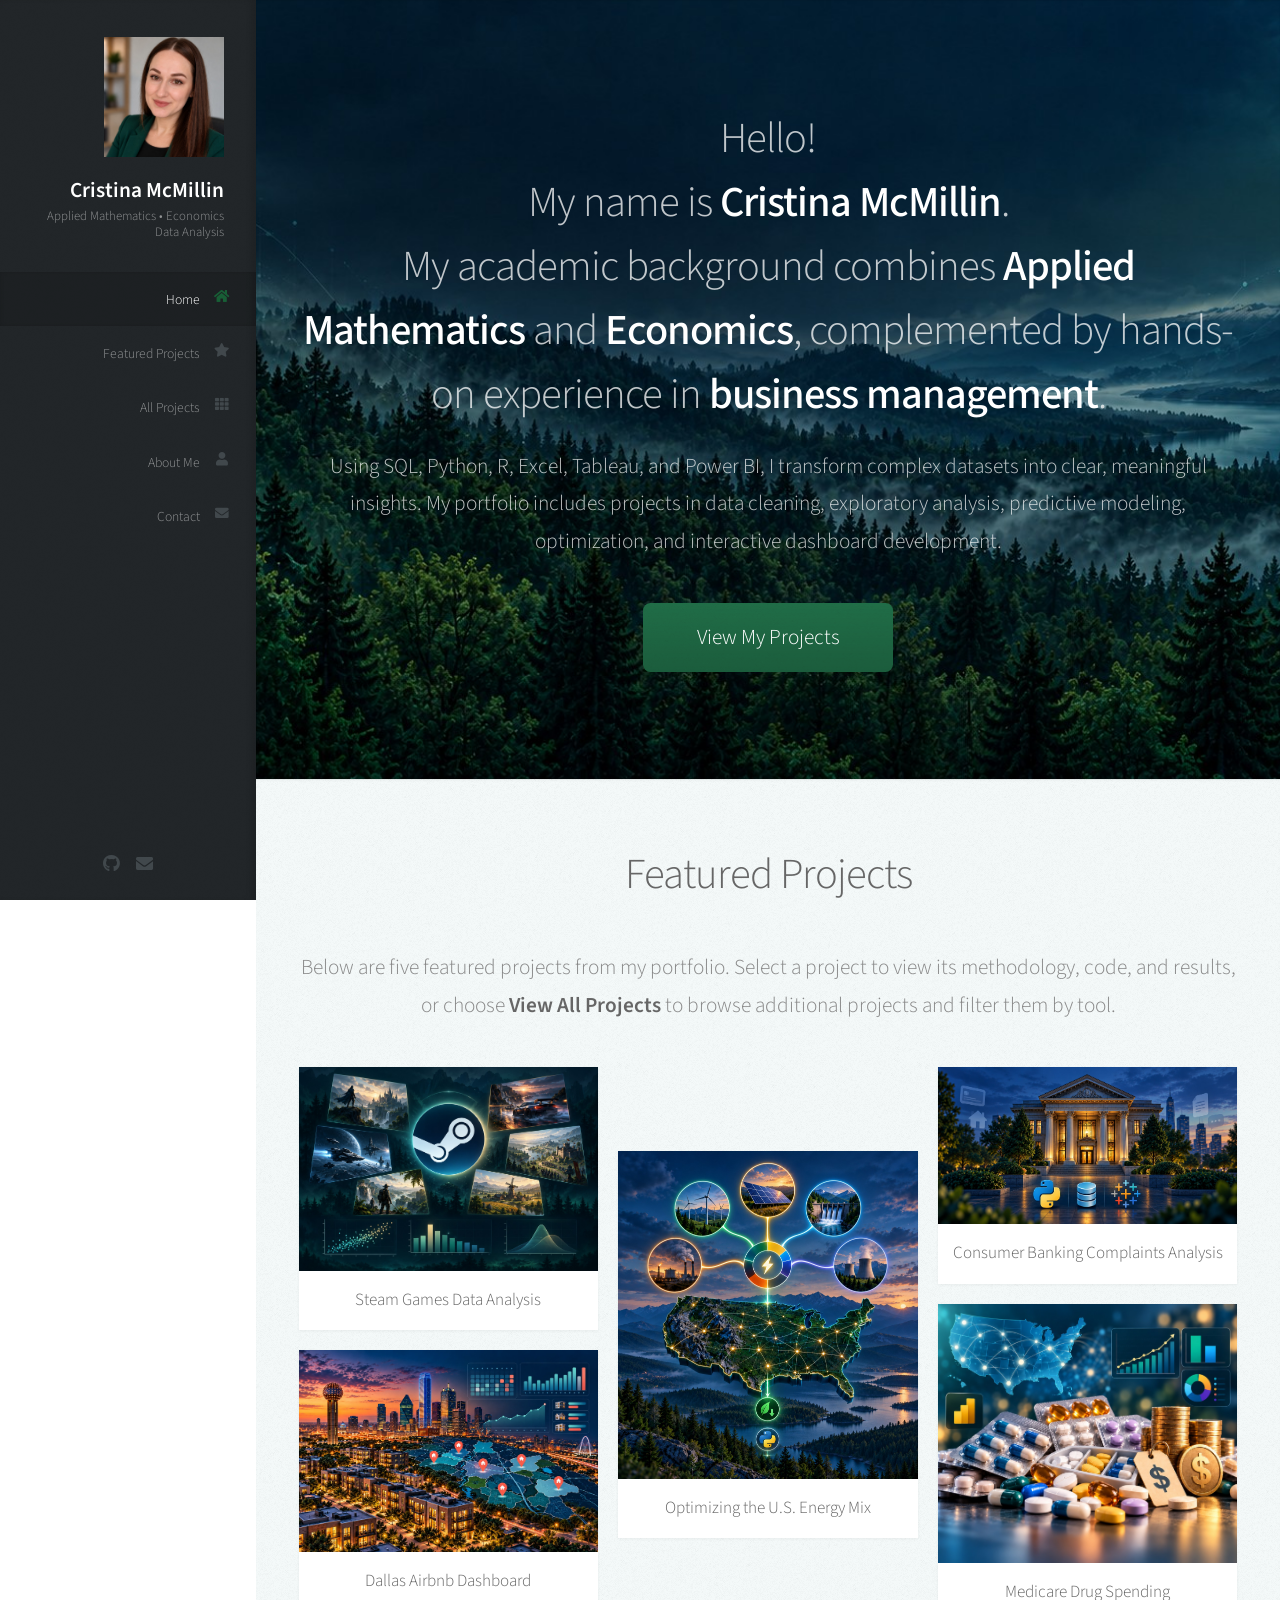
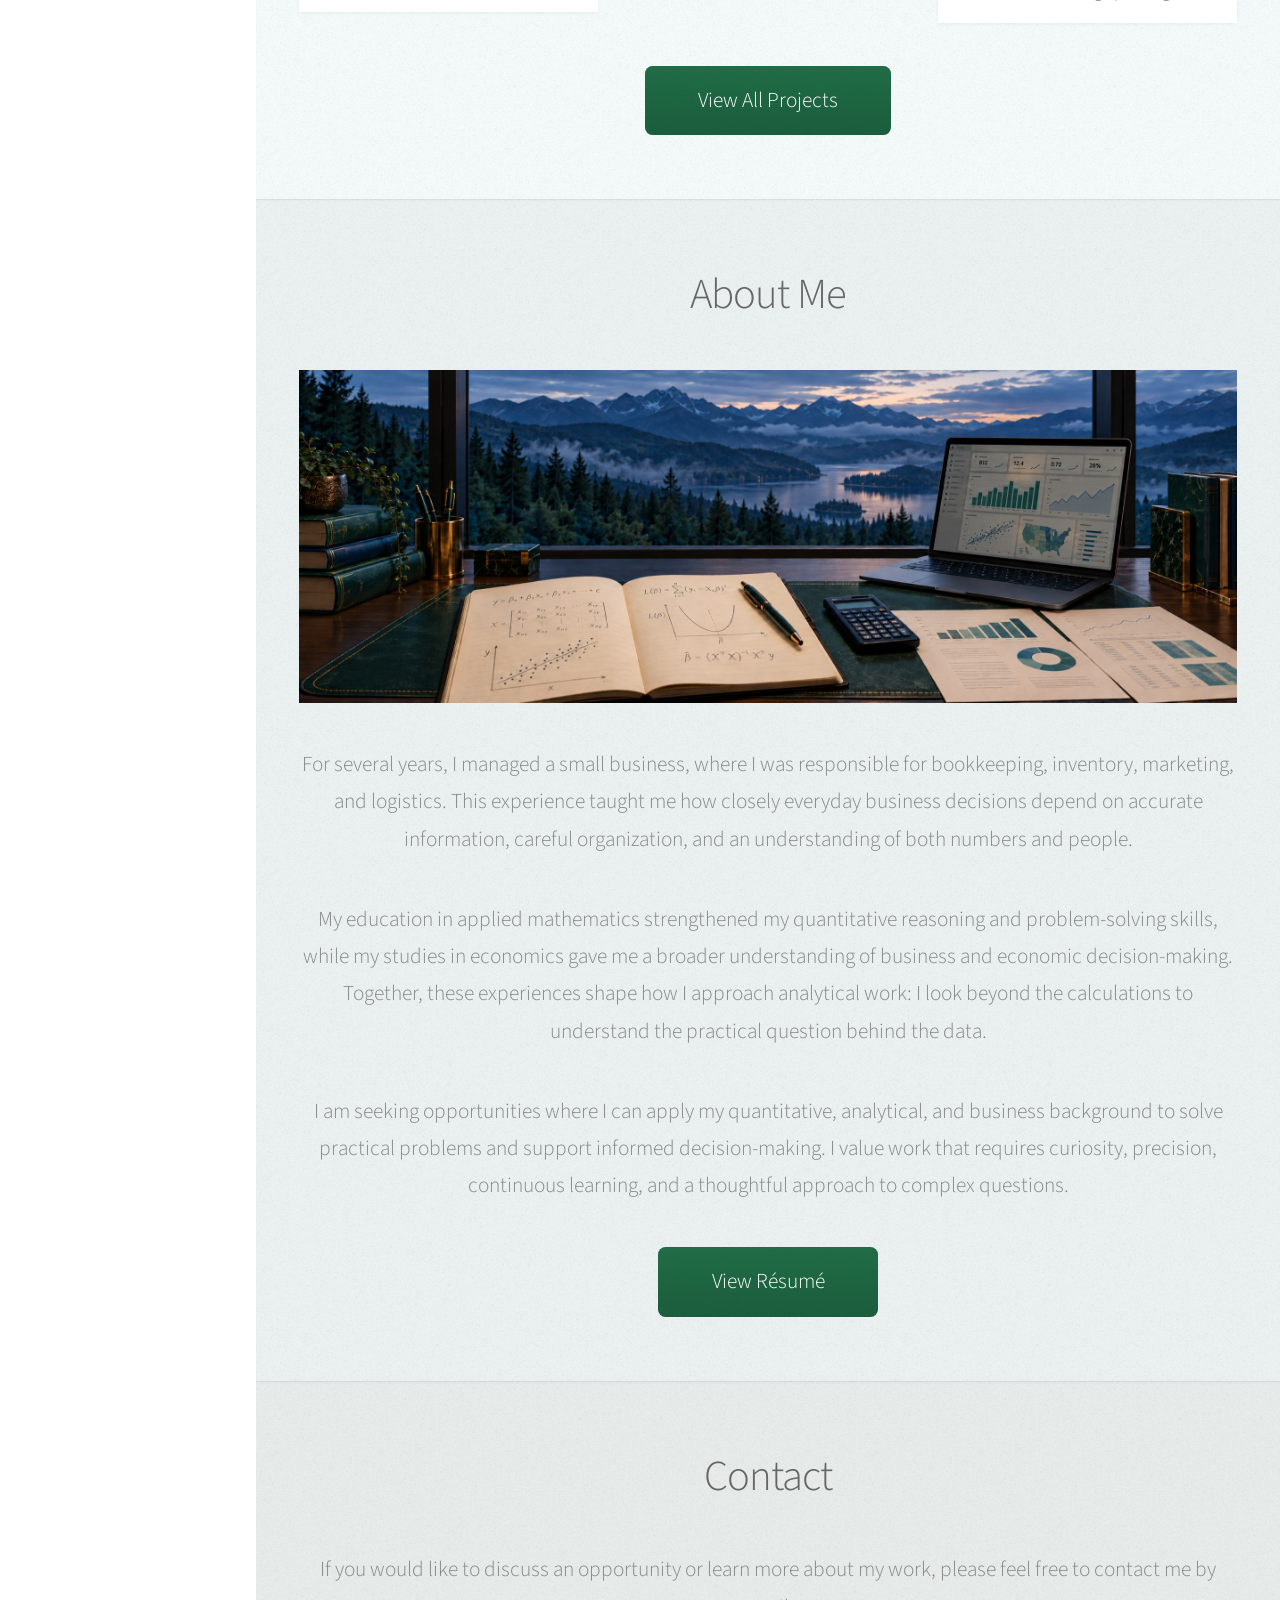
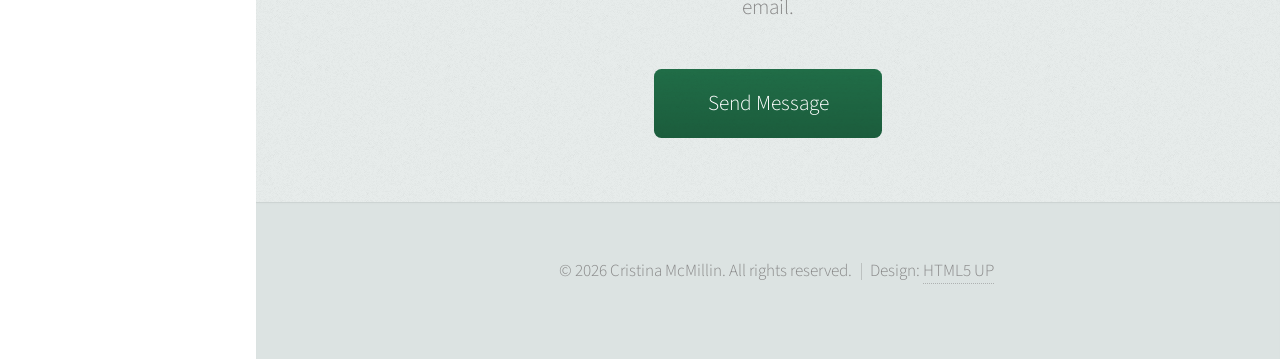
<file: index.html>
<!DOCTYPE HTML>
<!--
	Prologue by HTML5 UP
	html5up.net | @ajlkn
	Free for personal and commercial use under the CCA 3.0 license (html5up.net/license)
-->
<html>
	<head>
		<title>Cristina McMillin</title>
		<meta charset="utf-8" />
		<meta name="viewport" content="width=device-width, initial-scale=1, user-scalable=no" />
		<link rel="stylesheet" href="assets/css/main.css" />
	</head>
	<body class="is-preload">

		<!-- Header -->
			<div id="header">

				<div class="top">

					<!-- Logo -->
						<div id="logo">
							<span class="image avatar-responsive">
    							<img src="images/avatar.jpg" alt="Portrait of Cristina McMillin" />
							</span>
							<h1 id="title">Cristina McMillin</h1>
							<p>
								Applied Mathematics &bull; Economics<br />
								Data Analysis
							</p>
						</div>

					<!-- Navigation -->
						<nav id="nav" aria-label="Primary navigation">
							<ul>
								<li>
									<a href="#top">
										<span class="icon solid fa-home">Home</span>
									</a>
								</li>

								<li>
									<a href="#portfolio">
										<span class="icon solid fa-star">Featured Projects</span>
									</a>
								</li>

								<li>
									<a href="projects.html">
										<span class="icon solid fa-th">All Projects</span>
									</a>
								</li>

								<li>
									<a href="#about">
										<span class="icon solid fa-user">About Me</span>
									</a>
								</li>

								<li>
									<a href="#contact">
										<span class="icon solid fa-envelope">Contact</span>
									</a>
								</li>
							</ul>
						</nav>

				</div>

				<div class="bottom">

					<!-- Social Icons -->
						<ul class="icons">
							
							<li><a href="https://github.com/cristina-mcm" class="icon brands fa-github"><span class="label">Github</span></a></li>
							<li><a href="mailto:cristinamcmillin.cm@gmail.com" class="icon solid fa-envelope"><span class="label">Email</span></a></li>
						</ul>

				</div>

			</div>

		<!-- Main -->
			<div id="main">

				<!-- Intro -->
					<section id="top" class="one dark cover">
						<div class="container">

							<header>
								<h2 class="alt">
									Hello!<br />
									My name is <strong style="font-weight: 500;">Cristina McMillin</strong>.<br />
									My academic background combines <strong style="font-weight: 500;"> Applied Mathematics</strong>
									and <strong style="font-weight: 500;">Economics</strong>, complemented by hands-on experience
									in <strong style="font-weight: 500;">business management</strong>.
								</h2>

								<p>
									Using SQL, Python, R, Excel, Tableau, and Power BI, I transform complex datasets into clear, meaningful insights.
									My portfolio includes projects in data cleaning, exploratory analysis, predictive modeling,
									optimization, and interactive dashboard development.
								</p>
							</header>

							<footer>
								<a href="#portfolio" class="button scrolly">View My Projects</a>
							</footer>

						</div>
					</section>

				<!-- Portfolio -->
					<section id="portfolio" class="two">
						<div class="container">

							<header>
								<h2>Featured Projects</h2>
							</header>

							<p>
								Below are five featured projects from my portfolio. Select a project to view
								its methodology, code, and results, or choose <strong style="font-weight: 600;">View All Projects</strong>
								to browse additional projects and filter them by tool.
							</p>

							<div class="row">
								<div class="col-4 col-12-mobile">
									<article class="item">
										<a href="projects/steam-games.html" class="image fit">
											<img
												src="images/steam-games.jpg"
												alt="Steam Games Data and Market Analysis project"
											/>
										</a>
										<header>
											<h3>Steam Games Data Analysis</h3>
										</header>
									</article>
									<article class="item">
										<a href="projects/dallas-airbnb.html" class="image fit">
											<img
												src="images/dallas-airbnb.jpg"
												alt="Dallas Airbnb Tableau Dashboard project"
											/>
										</a>
										<header>
											<h3>Dallas Airbnb Dashboard</h3>
										</header>
									</article>
								</div>
								<div class="col-4 col-12-mobile middle-column">
									<article class="item">
										<a href="projects/energy-mix.html" class="image fit">
											    <img
													src="images/energy-mix.jpg"
													alt="U.S. Energy Mix Optimization project"
												/>
										</a>
										<header>
											<h3>Optimizing the U.S. Energy Mix</h3>
										</header>		
								</div>
								<div class="col-4 col-12-mobile">
									<article class="item">
										<a href="projects/banking-complaints.html" class="image fit">
											<img src="images/banking-complaints.jpg"
												alt="Consumer Banking Complaints Analysis" />
										</a>

										<header>
											<h3>Consumer Banking Complaints Analysis</h3>
										</header>
									</article>
									<article class="item">
										<a href="projects/medicare-drug-spending.html" class="image fit">
											<img
												src="images/medicare-drug-spending.jpg"
												alt="Medicare Part D Drug Spending Analysis project"
											/>
										</a>
										<header>
											<h3>Medicare Drug Spending</h3>
										</header>
									</article>
								</div>
							</div>

							<footer>
								<a href="projects.html" class="button">
									View All Projects
								</a>
							</footer>

						</div>
					</section>

				<!-- About Me -->
					<section id="about" class="three">
						<div class="container">

							<header>
								<h2>About Me</h2>
							</header>

							<span class="image featured">
								<img
									src="images/about-me2.jpg"
									alt="Workspace representing mathematics, business, and data analysis"
								/>
							</span>

							<p>
								For several years, I managed a small business, where I was
								responsible for bookkeeping, inventory, marketing, and logistics.
								This experience taught me how closely everyday business decisions
								depend on accurate information, careful organization, and an
								understanding of both numbers and people.
							</p>

							<p>
								My education in applied mathematics strengthened my quantitative
								reasoning and problem-solving skills, while my studies in economics
								gave me a broader understanding of business and economic
								decision-making. Together, these experiences shape how I approach
								analytical work: I look beyond the calculations to understand the
								practical question behind the data.
							</p>

							<p>
								I am seeking opportunities where I can apply my quantitative,
								analytical, and business background to solve practical problems and
								support informed decision-making. I value work that requires
								curiosity, precision, continuous learning, and a thoughtful approach
								to complex questions.
							</p>

							<a href="documents/cristina-mcmillin-resume.pdf"class="button">View Résumé</a>
						</div>
					</section>

				<!-- Contact -->
					<section id="contact" class="four">
						<div class="container">

							<header>
								<h2>Contact</h2>
							</header>

							<p>
								If you would like to discuss an opportunity or learn more about my
								work, please feel free to contact me by email.
							</p>

							<a href="mailto:cristinamcmillin.cm@gmail.com" class="button">
								Send Message
							</a>

						</div>
					</section>
					</section>

			</div>

		<!-- Footer -->
			<div id="footer">

				<!-- Copyright -->
					<ul class="copyright">
						<li>&copy; 2026 Cristina McMillin. All rights reserved.</li><li>Design: <a href="http://html5up.net">HTML5 UP</a></li>
					</ul>

			</div>

		<!-- Scripts -->
			<script src="assets/js/jquery.min.js"></script>
			<script src="assets/js/jquery.scrolly.min.js"></script>
			<script src="assets/js/jquery.scrollex.min.js"></script>
			<script src="assets/js/browser.min.js"></script>
			<script src="assets/js/breakpoints.min.js"></script>
			<script src="assets/js/util.js"></script>
			<script src="assets/js/main.js"></script>

	</body>
</html>
</file>
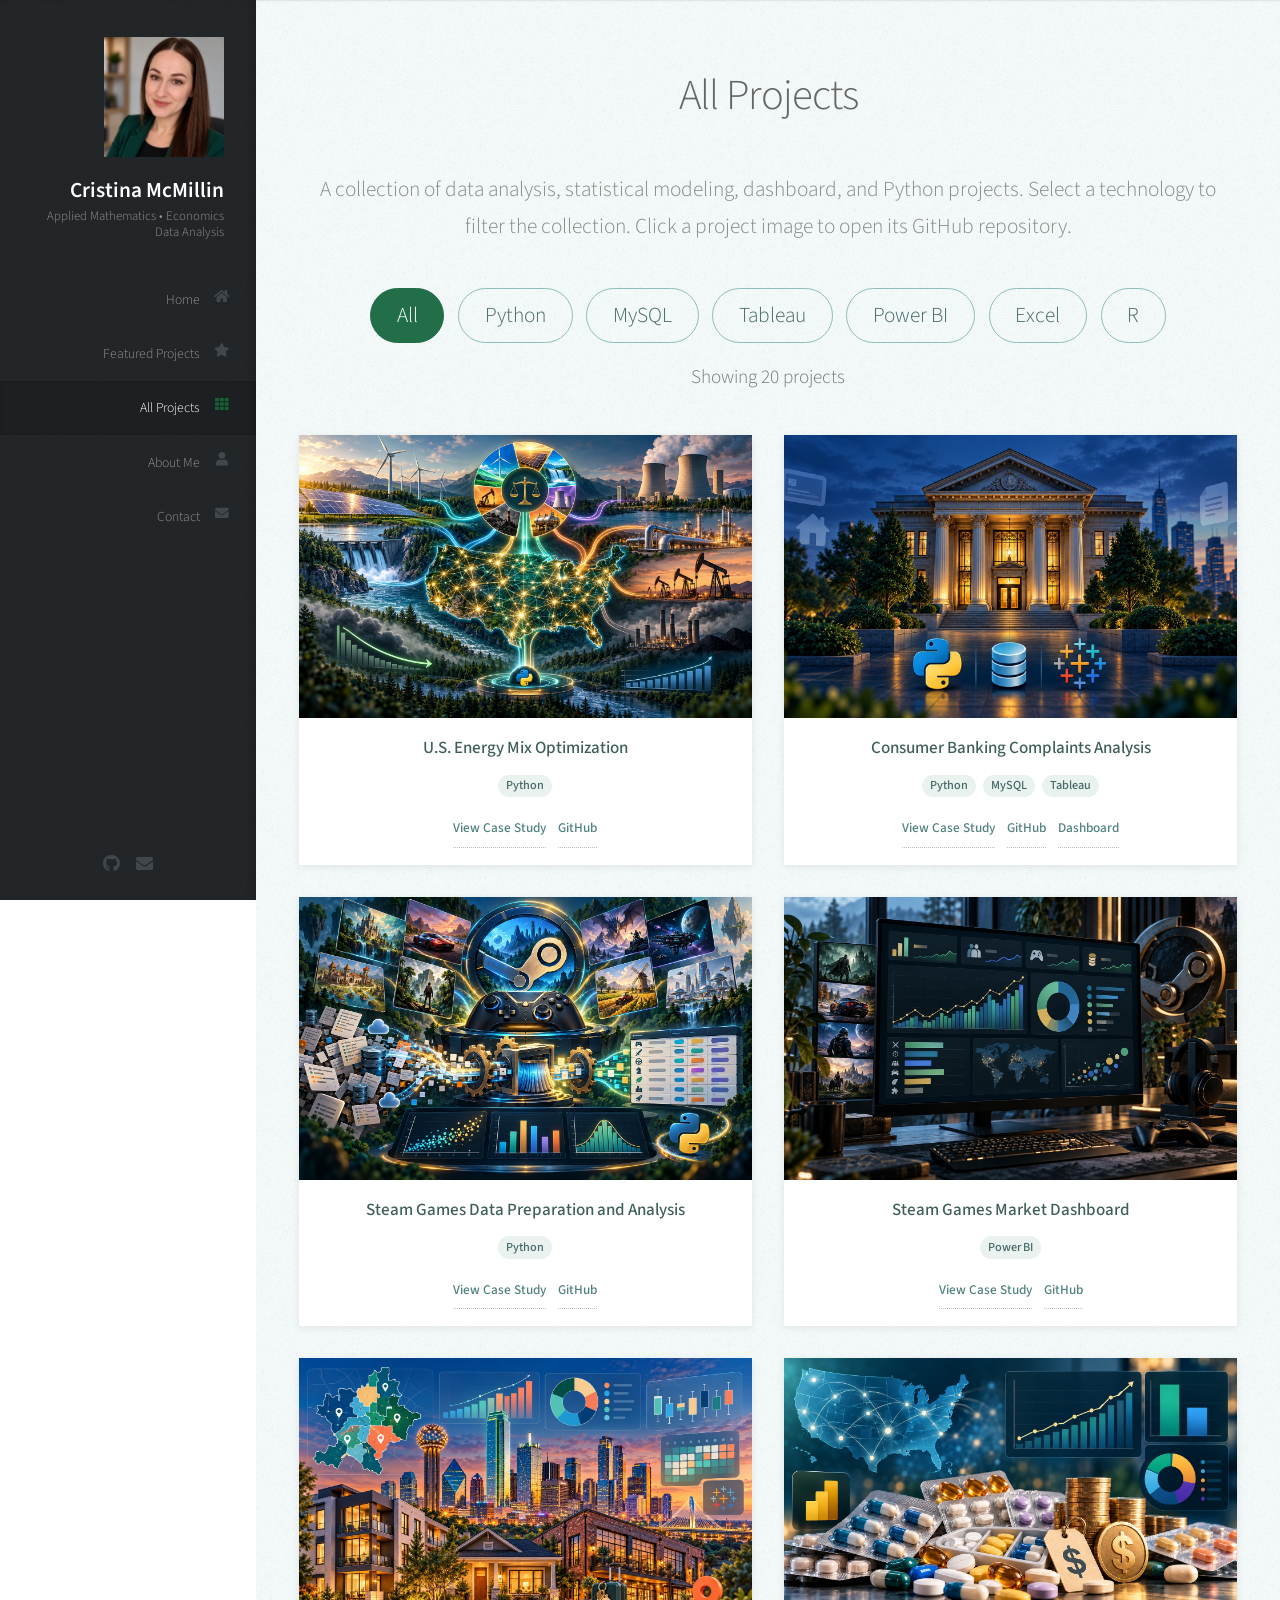
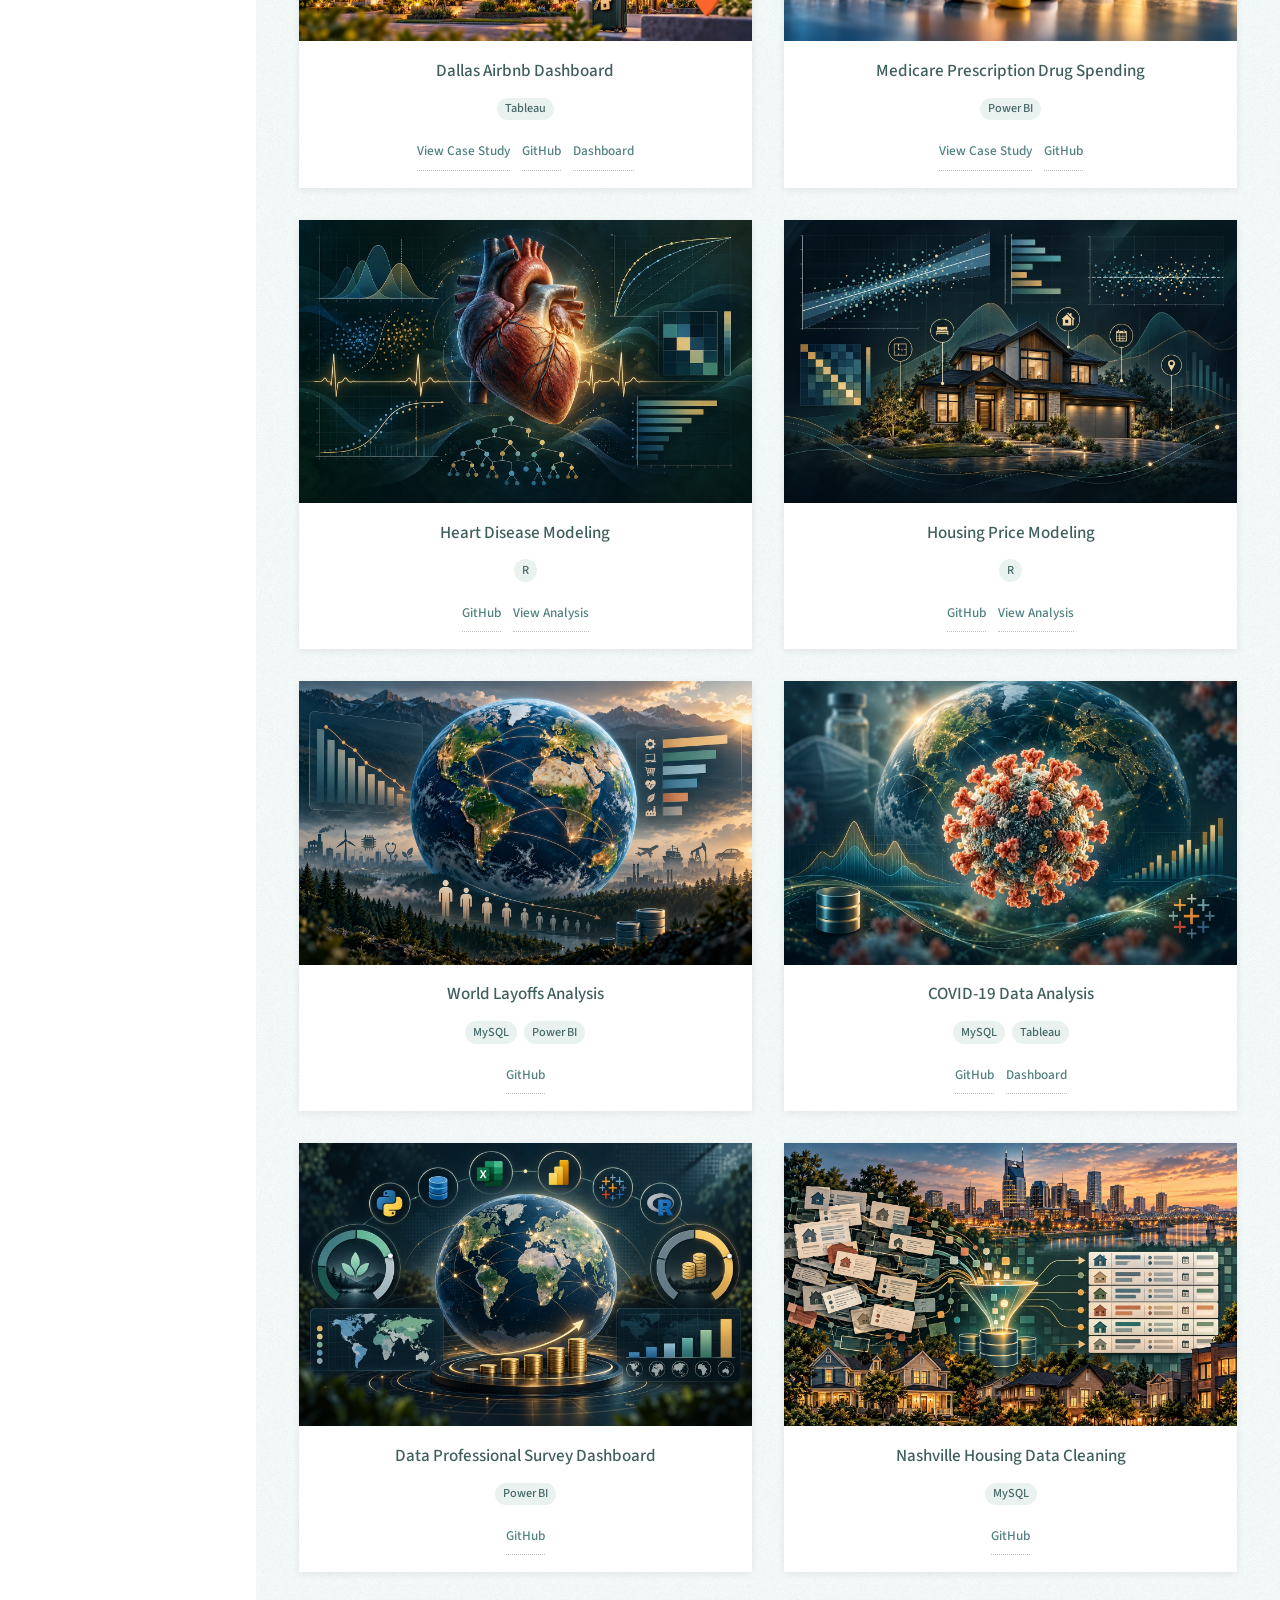
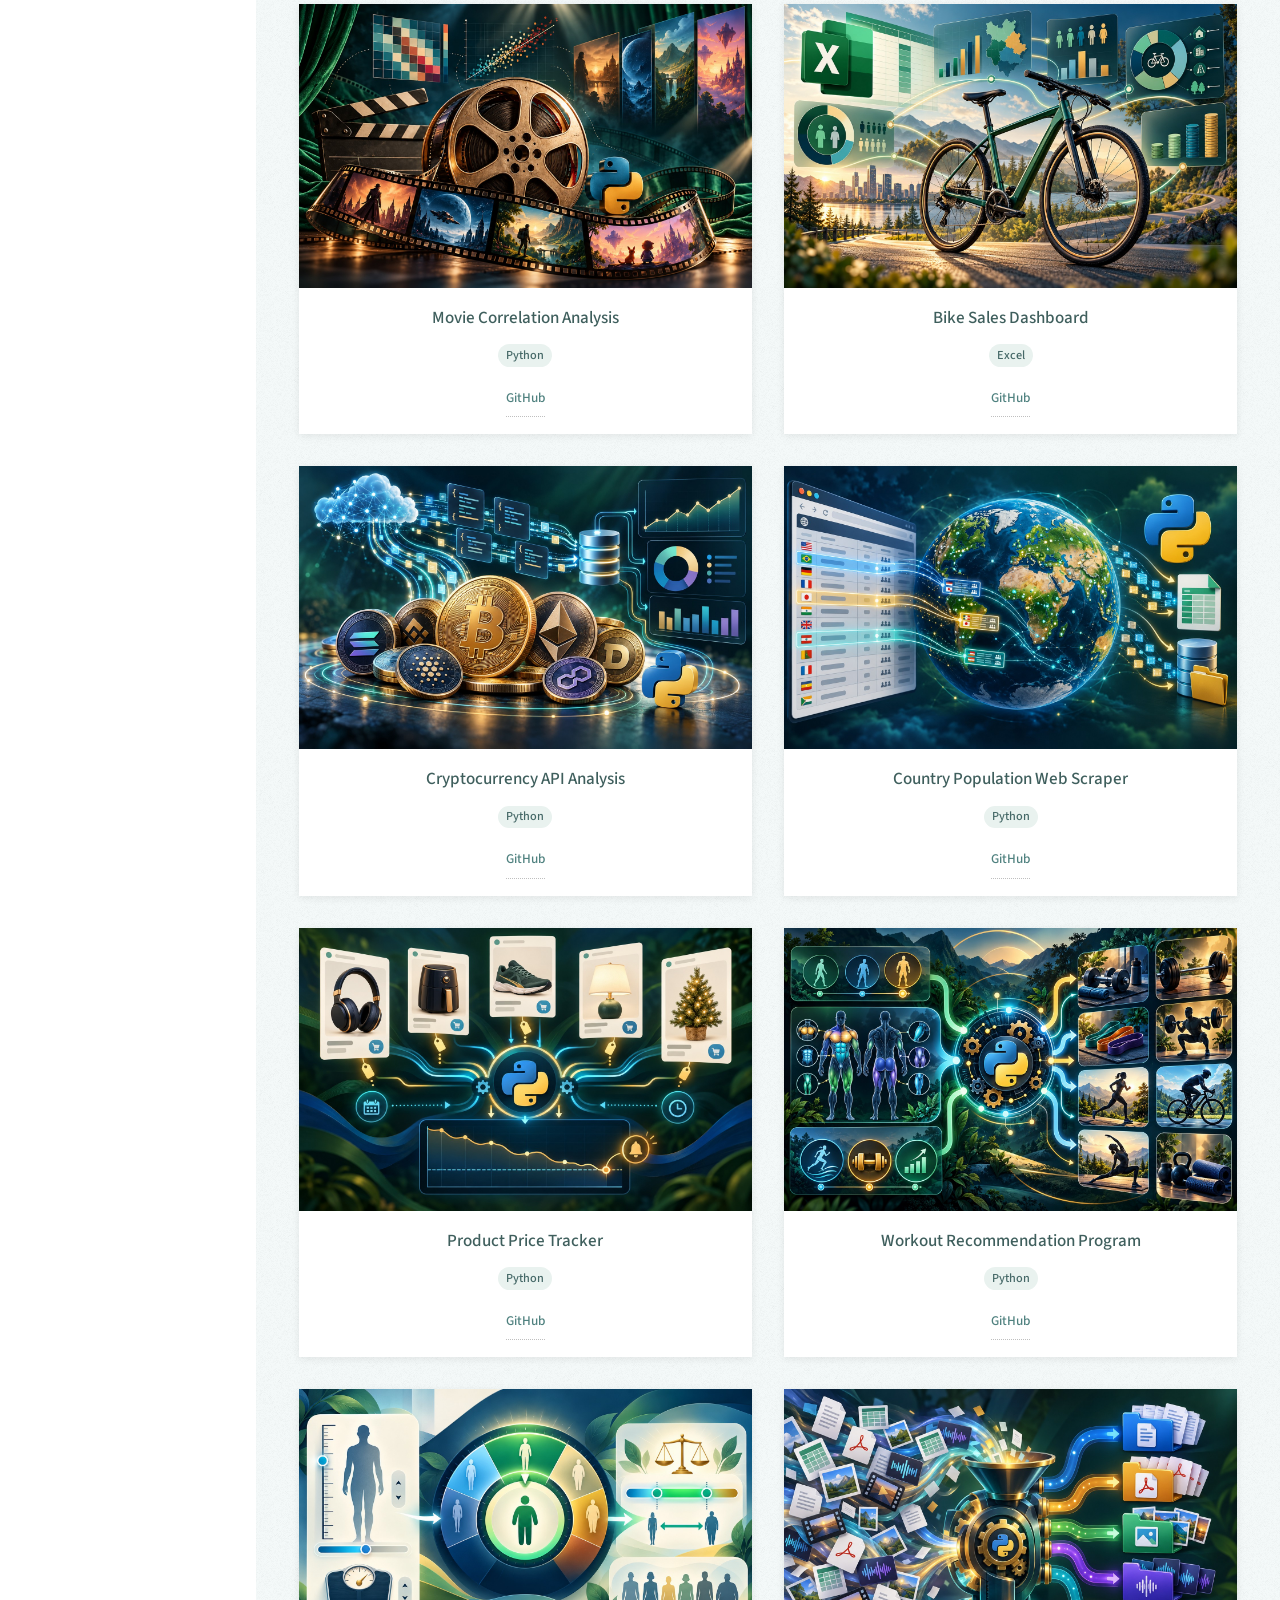
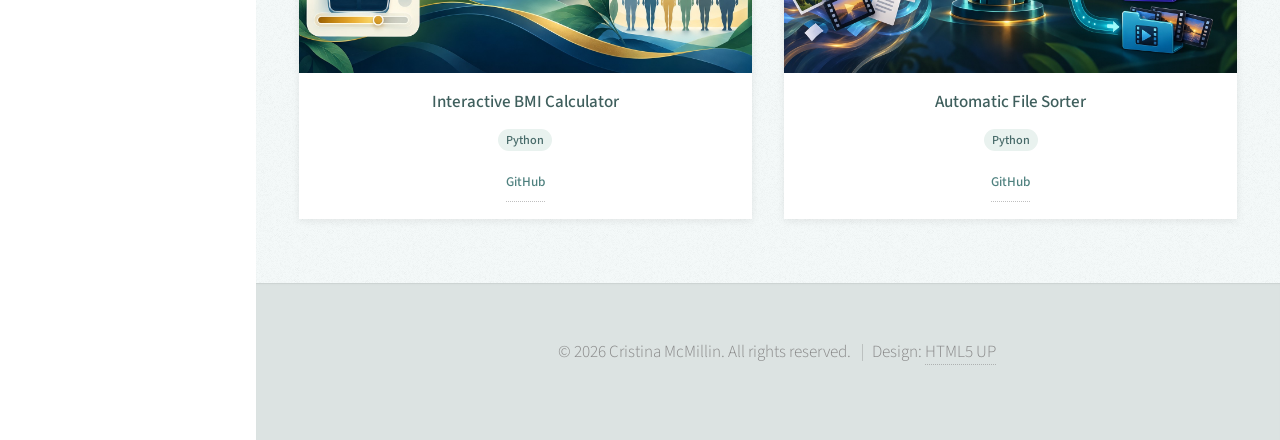
<file: projects.html>
<!DOCTYPE HTML>
<!--
	Prologue by HTML5 UP
	html5up.net | @ajlkn
	Free for personal and commercial use under the CCA 3.0 license
	(html5up.net/license)
-->
<html lang="en">
	<head>
		<title>All Projects | Cristina McMillin</title>
		<meta charset="utf-8" />
		<meta
			name="viewport"
			content="width=device-width, initial-scale=1, user-scalable=no"
		/>
		<meta
			name="description"
			content="Data analysis projects by Cristina McMillin using Python, MySQL, Tableau, Power BI, Excel, and R."
		/>
		<link rel="stylesheet" href="assets/css/main.css" />

		<style>
			.projects-intro {
				max-width: 52em;
				margin: 0 auto 2em auto;
			}

			.project-filters {
				display: flex;
				flex-wrap: wrap;
				justify-content: center;
				gap: 0.65em;
				margin: 0 0 0.75em 0;
			}

			.project-filter {
				appearance: none;
				-webkit-appearance: none;
				min-width: 0;
				height: auto;
				padding: 0.65em 1.2em;
				border: solid 1px #8ebebc;
				border-radius: 2em;
				background: transparent;
				background-image: none;
				box-shadow: none;
				color: #456867 !important;
				font: inherit;
				line-height: 1.2;
				text-shadow: none;
				cursor: pointer;
			}

			.project-filter:hover,
			.project-filter:focus-visible {
				background: rgba(142, 190, 188, 0.15);
				color: #315150 !important;
			}

			.project-filter.active {
				background: #216e48;
				border-color: #216e48;
				color: #ffffff !important;
			}

			.project-count {
				margin: 0 0 2em 0;
				font-size: 0.9em;
				color: #777;
			}

			.projects-grid {
				display: grid;
				grid-template-columns: repeat(3, minmax(0, 1fr));
				gap: 1.5em;
				align-items: stretch;
			}

			.project-card {
				display: flex;
				flex-direction: column;
				margin: 0;
				background: #ffffff;
				box-shadow: 0 2px 8px rgba(0, 0, 0, 0.08);
			}

			.project-card[hidden] {
				display: none;
			}

			.project-card .image {
				margin: 0;
				background: #dce8e3;
				overflow: hidden;
			}

			.project-card .image img {
				display: block;
				width: 100%;
				aspect-ratio: 16 / 10;
				object-fit: cover;
				transition: transform 0.25s ease;
			}

			.project-card .image:hover img {
				transform: scale(1.025);
			}

			.project-card header {
				display: flex;
				flex: 1;
				flex-direction: column;
				padding: 1.1em 1em 1em 1em;
				background: #ffffff;
			}

			.project-card h3 {
				margin: 0;
				color: #3f5f5d;
				font-size: 1em;
				font-weight: 500;
				line-height: 1.35;
			}

			.project-tags {
				display: flex;
				flex-wrap: wrap;
				justify-content: center;
				gap: 0.4em;
				margin: 0.85em 0 0 0;
			}

			.project-tag {
				display: inline-block;
				padding: 0.22em 0.65em;
				border-radius: 1em;
				background: #e9f2ef;
				color: #456867;
				font-size: 0.72em;
				font-weight: 500;
				line-height: 1.4;
			}

			.project-links {
				display: flex;
				flex-wrap: wrap;
				justify-content: center;
				gap: 0.35em 0.9em;
				margin-top: auto;
				padding-top: 0.9em;
				font-size: 0.78em;
			}

			.project-links a {
				color: #4f817f;
				font-weight: 500;
				text-decoration: none;
			}

			.project-links a:hover,
			.project-links a:focus-visible {
				text-decoration: underline;
			}

			@media screen and (max-width: 1320px) {
				.projects-grid {
					grid-template-columns: repeat(2, minmax(0, 1fr));
				}
			}

			@media screen and (max-width: 736px) {
				.projects-grid {
					grid-template-columns: 1fr;
					gap: 1.25em;
				}

				.project-filter {
					padding: 0.6em 0.95em;
				}
			}
		</style>
	</head>

	<body class="is-preload">

		<!-- Sidebar -->
		<div id="header">
			<div class="top">

				<!-- Logo -->
				<div id="logo">
					<span class="image avatar-responsive">
						<img src="images/avatar.jpg" alt="Cristina McMillin" />
					</span>
					<h1 id="title">Cristina McMillin</h1>
					<p>Applied Mathematics &bull; Economics<br />
								Data Analysis</p>
				</div>

				<!-- Navigation -->
				<nav id="nav" aria-label="Primary navigation">
					<ul>
						<li>
							<a href="index.html#top">
								<span class="icon solid fa-home">Home</span>
							</a>
						</li>
						<li>
							<a href="index.html#portfolio">
								<span class="icon solid fa-star">Featured Projects</span>
							</a>
						</li>
						<li>
							<a href="#projects" class="active">
								<span class="icon solid fa-th">All Projects</span>
							</a>
						</li>
						<li>
							<a href="index.html#about">
								<span class="icon solid fa-user">About Me</span>
							</a>
						</li>
						<li>
							<a href="index.html#contact">
								<span class="icon solid fa-envelope">Contact</span>
							</a>
						</li>
					</ul>
				</nav>
			</div>

			<div class="bottom">
				<!-- Social Icons -->
						<ul class="icons">
							
							<li><a href="https://github.com/cristina-mcm" class="icon brands fa-github"><span class="label">Github</span></a></li>
							<li><a href="mailto:cristinamcmillin.cm@gmail.com" class="icon solid fa-envelope"><span class="label">Email</span></a></li>
						</ul>
			</div>
		</div>

		<!-- Main -->
		<div id="main">
			<section id="projects" class="two">
				<div class="container">
					<header>
						<h2>All Projects</h2>
					</header>

					<p class="projects-intro">
						A collection of data analysis, statistical modeling, dashboard,
						and Python projects. Select a technology to filter the collection.
						Click a project image to open its GitHub repository.
					</p>

					<div class="project-filters" role="group" aria-label="Filter projects by technology">
						<button class="project-filter active" type="button" data-filter="all" aria-pressed="true">All</button>
						<button class="project-filter" type="button" data-filter="python" aria-pressed="false">Python</button>
						<button class="project-filter" type="button" data-filter="sql" aria-pressed="false">MySQL</button>
						<button class="project-filter" type="button" data-filter="tableau" aria-pressed="false">Tableau</button>
						<button class="project-filter" type="button" data-filter="power-bi" aria-pressed="false">Power BI</button>
						<button class="project-filter" type="button" data-filter="excel" aria-pressed="false">Excel</button>
						<button class="project-filter" type="button" data-filter="r" aria-pressed="false">R</button>
					</div>

					<p id="project-count" class="project-count" aria-live="polite">Showing 20 projects</p>

					<div class="projects-grid">

						<!-- 1. Energy Optimization -->
						<article class="item project-card" data-tech="python">
							<a href="https://github.com/cristina-mcm/Optimizing-the-U.S.-Energy-Mix-to-Reduce-Greenhouse-Gas-Emissions-by-2030-Python" class="image fit">
								<img src="images/energy-mix-optimization.jpg" alt="U.S. Energy Mix Optimization" onerror="this.onerror=null; this.src='images/banner.jpg';" />
							</a>
							<header>
								<h3>U.S. Energy Mix Optimization</h3>
								<div class="project-tags"><span class="project-tag">Python</span></div>
								<div class="project-links">
									<a href="projects/energy-mix.html">View Case Study</a>
									<a href="https://github.com/cristina-mcm/Optimizing-the-U.S.-Energy-Mix-to-Reduce-Greenhouse-Gas-Emissions-by-2030-Python">GitHub</a>
								</div>
							</header>
						</article>

						<!-- 2. Banking Complaints -->
						<article class="item project-card" data-tech="python sql tableau">
							<a href="https://github.com/cristina-mcm/CFPB-Consumer-Complaint-Analysis-Python-MySQL-Tableau" class="image fit">
								<img src="images/banking-complaints.jpg" alt="Consumer Banking Complaints Analysis" onerror="this.onerror=null; this.src='images/banner.jpg';" />
							</a>
							<header>
								<h3>Consumer Banking Complaints Analysis</h3>
								<div class="project-tags"><span class="project-tag">Python</span><span class="project-tag">MySQL</span><span class="project-tag">Tableau</span></div>
								<div class="project-links">
									<a href="projects/banking-complaints.html">View Case Study</a>
									<a href="https://github.com/cristina-mcm/CFPB-Consumer-Complaint-Analysis-Python-MySQL-Tableau" >GitHub</a>
									<a href="https://public.tableau.com/app/profile/cristina.mcm/viz/07_Tableau_Dashboard/ComplaintOverview" >Dashboard</a>
								</div>
							</header>
						</article>

						<!-- 3. Steam Games Python -->
						<article class="item project-card" data-tech="python">
							<a href="https://github.com/cristina-mcm/Steam-Games-Data-Analysis-Python" class="image fit" >
								<img src="images/steam-games-python.jpg" alt="Steam Games Data Preparation and Analysis" onerror="this.onerror=null; this.src='images/banner.jpg';" />
							</a>
							<header>
								<h3>Steam Games Data Preparation and Analysis</h3>
								<div class="project-tags"><span class="project-tag">Python</span></div>
								<div class="project-links">
									<a href="projects/steam-games.html">View Case Study</a>
									<a href="https://github.com/cristina-mcm/Steam-Games-Data-Analysis-Python" >GitHub</a>
								</div>
							</header>
						</article>

						<!-- 4. Steam Games Power BI -->
						<article class="item project-card" data-tech="power-bi">
							<a href="https://github.com/cristina-mcm/Steam-Games-Analysis-Power-BI" class="image fit" >
								<img src="images/steam-games-power-bi.jpg" alt="Steam Games Market Dashboard" onerror="this.onerror=null; this.src='images/banner.jpg';" />
							</a>
							<header>
								<h3>Steam Games Market Dashboard</h3>
								<div class="project-tags"><span class="project-tag">Power BI</span></div>
								<div class="project-links">
									<a href="projects/steam-games.html">View Case Study</a>
									<a href="https://github.com/cristina-mcm/Steam-Games-Analysis-Power-BI" >GitHub</a>
								</div>
							</header>
						</article>

						<!-- 5. Dallas Airbnb -->
						<article class="item project-card" data-tech="tableau">
							<a href="https://github.com/cristina-mcm/Dallas-Airbnb-Dashboard-Tableau" class="image fit" >
								<img src="images/dallas-airbnb-tableau.jpg" alt="Dallas Airbnb Dashboard" onerror="this.onerror=null; this.src='images/banner.jpg';" />
							</a>
							<header>
								<h3>Dallas Airbnb Dashboard</h3>
								<div class="project-tags"><span class="project-tag">Tableau</span></div>
								<div class="project-links">
									<a href="projects/dallas-airbnb.html">View Case Study</a>
									<a href="https://github.com/cristina-mcm/Dallas-Airbnb-Dashboard-Tableau" >GitHub</a>
									<a href="https://public.tableau.com/app/profile/cristina.mcm/viz/AirbnbDallas2026Data/Dashboard1" >Dashboard</a>
								</div>
							</header>
						</article>

						<!-- 6. Medicare -->
						<article class="item project-card" data-tech="power-bi">
							<a href="https://github.com/cristina-mcm/Medicare-Part-D-Drug-Spending-Analysis-Power-BI" class="image fit" >
								<img src="images/medicare-spending.jpg" alt="Medicare Prescription Drug Spending" onerror="this.onerror=null; this.src='images/banner.jpg';" />
							</a>
							<header>
								<h3>Medicare Prescription Drug Spending</h3>
								<div class="project-tags"><span class="project-tag">Power BI</span></div>
								<div class="project-links">
									<a href="projects/medicare-drug-spending.html">View Case Study</a>
									<a href="https://github.com/cristina-mcm/Medicare-Part-D-Drug-Spending-Analysis-Power-BI" >GitHub</a>
								</div>
							</header>
						</article>

						<!-- 7. Heart Disease -->
						<article class="item project-card" data-tech="r">
							<a href="https://github.com/cristina-mcm/Heart-Disease-Modeling-R" class="image fit" >
								<img src="images/heart-disease-modeling.jpg" alt="Heart Disease Modeling" onerror="this.onerror=null; this.src='images/banner.jpg';" />
							</a>
							<header>
								<h3>Heart Disease Modeling</h3>
								<div class="project-tags"><span class="project-tag">R</span></div>
								<div class="project-links">
									<a href="https://github.com/cristina-mcm/Heart-Disease-Modeling-R" >GitHub</a>
									    <a href="documents/heart_disease_notebook.html" >View Analysis</a>
								</div>
							</header>
						</article>

						<!-- 8. Housing Prices -->
						<article class="item project-card" data-tech="r">
							<a href="https://github.com/cristina-mcm/Housing-Price-Modeling-R" class="image fit" >
								<img src="images/housing-price-modeling.jpg" alt="Housing Price Modeling" onerror="this.onerror=null; this.src='images/banner.jpg';" />
							</a>
							<header>
								<h3>Housing Price Modeling</h3>
								<div class="project-tags"><span class="project-tag">R</span></div>
								<div class="project-links">
									<a href="https://github.com/cristina-mcm/Housing-Price-Modeling-R" >GitHub</a>
									<a href="documents/housing_price_notebook.html" >View Analysis</a>
								</div>
							</header>
						</article>

						<!-- 9. World Layoffs -->
						<article class="item project-card" data-tech="sql power-bi">
							<a href="https://github.com/cristina-mcm/World-Layoffs-Analysis-MySQL-Powe-BI" class="image fit" >
								<img src="images/world-layoffs-analysis.jpg" alt="World Layoffs Analysis" onerror="this.onerror=null; this.src='images/banner.jpg';" />
							</a>
							<header>
								<h3>World Layoffs Analysis</h3>
								<div class="project-tags"><span class="project-tag">MySQL</span><span class="project-tag">Power BI</span></div>
								<div class="project-links"><a href="https://github.com/cristina-mcm/World-Layoffs-Analysis-MySQL-Powe-BI" >GitHub</a></div>
							</header>
						</article>

						<!-- 10. COVID-19 -->
						<article class="item project-card" data-tech="sql tableau">
							<a href="https://github.com/cristina-mcm/Covid-Data-Project-MySQL-Tableau" class="image fit" >
								<img src="images/covid-data-analysis.jpg" alt="COVID-19 Data Analysis" onerror="this.onerror=null; this.src='images/banner.jpg';" />
							</a>
							<header>
								<h3>COVID-19 Data Analysis</h3>
								<div class="project-tags"><span class="project-tag">MySQL</span><span class="project-tag">Tableau</span></div>
								<div class="project-links">
									<a href="https://github.com/cristina-mcm/Covid-Data-Project-MySQL-Tableau" >GitHub</a>
									<a href="https://public.tableau.com/app/profile/cristina.mcm/viz/CovidDashBoard_17869347611880/Dashboard1" >Dashboard</a>
								</div>
							</header>
						</article>

						<!-- 11. Data Professional Survey -->
						<article class="item project-card" data-tech="power-bi">
							<a href="https://github.com/cristina-mcm/Data-Professional-Survey-Power-BI" class="image fit" >
								<img src="images/data-professional-survey.jpg" alt="Data Professional Survey Dashboard" onerror="this.onerror=null; this.src='images/banner.jpg';" />
							</a>
							<header>
								<h3>Data Professional Survey Dashboard</h3>
								<div class="project-tags"><span class="project-tag">Power BI</span></div>
								<div class="project-links"><a href="https://github.com/cristina-mcm/Power-BI-First-Project" >GitHub</a></div>
							</header>
						</article>

						<!-- 12. Nashville Housing -->
						<article class="item project-card" data-tech="sql">
							<a href="https://github.com/cristina-mcm/Nashville-Housing-Data-Cleaning-MySQL" class="image fit" >
								<img src="images/nashville-housing-cleaning.jpg" alt="Nashville Housing Data Cleaning" onerror="this.onerror=null; this.src='images/banner.jpg';" />
							</a>
							<header>
								<h3>Nashville Housing Data Cleaning</h3>
								<div class="project-tags"><span class="project-tag">MySQL</span></div>
								<div class="project-links"><a href="https://github.com/cristina-mcm/Nashville-Housing-Data-Cleaning-MySQL" >GitHub</a></div>
							</header>
						</article>

						<!-- 13. Movie Correlation -->
						<article class="item project-card" data-tech="python">
							<a href="https://github.com/cristina-mcm/Movies-Correlation-Analysis-Python" class="image fit" >
								<img src="images/movie-correlation-analysis.jpg" alt="Movie Correlation Analysis" onerror="this.onerror=null; this.src='images/banner.jpg';" />
							</a>
							<header>
								<h3>Movie Correlation Analysis</h3>
								<div class="project-tags"><span class="project-tag">Python</span></div>
								<div class="project-links"><a href="https://github.com/cristina-mcm/Movies-Correlation-Analysis-Python" >GitHub</a></div>
							</header>
						</article>

						<!-- 14. Bike Sales -->
						<article class="item project-card" data-tech="excel">
							<a href="https://github.com/cristina-mcm/Bike-Sales-Excel" class="image fit" >
								<img src="images/bike-sales-dashboard.jpg" alt="Bike Sales Dashboard" onerror="this.onerror=null; this.src='images/banner.jpg';" />
							</a>
							<header>
								<h3>Bike Sales Dashboard</h3>
								<div class="project-tags"><span class="project-tag">Excel</span></div>
								<div class="project-links"><a href="https://github.com/cristina-mcm/Bike-Sales-Excel" >GitHub</a></div>
							</header>
						</article>

						<!-- 15. Cryptocurrency API -->
						<article class="item project-card" data-tech="python">
							<a href="https://github.com/cristina-mcm/Cryptocurrency-API-Extraction-Python" class="image fit" >
								<img src="images/cryptocurrency-api-analysis.jpg" alt="Cryptocurrency API Analysis" onerror="this.onerror=null; this.src='images/banner.jpg';" />
							</a>
							<header>
								<h3>Cryptocurrency API Analysis</h3>
								<div class="project-tags"><span class="project-tag">Python</span></div>
								<div class="project-links"><a href="https://github.com/cristina-mcm/Cryptocurrency-API-Extraction-Python" >GitHub</a></div>
							</header>
						</article>

						<!-- 16. Population Scraper -->
						<article class="item project-card" data-tech="python">
							<a href="https://github.com/cristina-mcm/Population-by-Country-Web-Scraper-Python" class="image fit" >
								<img src="images/country-population-scraper.jpg" alt="Country Population Web Scraper" onerror="this.onerror=null; this.src='images/banner.jpg';" />
							</a>
							<header>
								<h3>Country Population Web Scraper</h3>
								<div class="project-tags"><span class="project-tag">Python</span></div>
								<div class="project-links"><a href="https://github.com/cristina-mcm/Population-by-Country-Web-Scraper-Python" >GitHub</a></div>
							</header>
						</article>

						<!-- 17. Price Tracker -->
						<article class="item project-card" data-tech="python">
							<a href="https://github.com/cristina-mcm/Product-Price-Tracker-Python" class="image fit" >
								<img src="images/product-price-tracker.jpg" alt="Product Price Tracker" onerror="this.onerror=null; this.src='images/banner.jpg';" />
							</a>
							<header>
								<h3>Product Price Tracker</h3>
								<div class="project-tags"><span class="project-tag">Python</span></div>
								<div class="project-links"><a href="https://github.com/cristina-mcm/Product-Price-Tracker-Python" >GitHub</a></div>
							</header>
						</article>

						<!-- 18. Workout Recommendation -->
						<article class="item project-card" data-tech="python">
							<a href="https://github.com/cristina-mcm/Workout-Recommendation-Program-PYTHON" class="image fit" >
								<img src="images/workout-recommendation.jpg" alt="Workout Recommendation Program" onerror="this.onerror=null; this.src='images/banner.jpg';" />
							</a>
							<header>
								<h3>Workout Recommendation Program</h3>
								<div class="project-tags"><span class="project-tag">Python</span></div>
								<div class="project-links"><a href="https://github.com/cristina-mcm/Workout-Recommendation-Program-PYTHON" >GitHub</a></div>
							</header>
						</article>

						<!-- 19. BMI Calculator -->
						<article class="item project-card" data-tech="python">
							<a href="https://github.com/cristina-mcm/Interactive-BMI-Calculator-Python" class="image fit" >
								<img src="images/interactive-bmi-calculator.jpg" alt="Interactive BMI Calculator" onerror="this.onerror=null; this.src='images/banner.jpg';" />
							</a>
							<header>
								<h3>Interactive BMI Calculator</h3>
								<div class="project-tags"><span class="project-tag">Python</span></div>
								<div class="project-links"><a href="https://github.com/cristina-mcm/Interactive-BMI-Calculator-Python" >GitHub</a></div>
							</header>
						</article>

						<!-- 20. File Sorter -->
						<article class="item project-card" data-tech="python">
							<a href="https://github.com/cristina-mcm/Automatic-File-Sorter-Python" class="image fit" >
								<img src="images/automatic-file-sorter.jpg" alt="Automatic File Sorter" onerror="this.onerror=null; this.src='images/banner.jpg';" />
							</a>
							<header>
								<h3>Automatic File Sorter</h3>
								<div class="project-tags"><span class="project-tag">Python</span></div>
								<div class="project-links"><a href="https://github.com/cristina-mcm/Automatic-File-Sorter-Python" >GitHub</a></div>
							</header>
						</article>

					</div>
				</div>
			</section>
		</div>

		<!-- Footer -->
		<div id="footer">
			<ul class="copyright">
				<li>&copy; 2026 Cristina McMillin. All rights reserved.</li>
				<li>Design: <a href="https://html5up.net">HTML5 UP</a></li>
			</ul>
		</div>

		<!-- Scripts -->
		<script src="assets/js/jquery.min.js"></script>
		<script src="assets/js/jquery.scrolly.min.js"></script>
		<script src="assets/js/jquery.scrollex.min.js"></script>
		<script src="assets/js/browser.min.js"></script>
		<script src="assets/js/breakpoints.min.js"></script>
		<script src="assets/js/util.js"></script>
		<script src="assets/js/main.js"></script>

		<script>
			(function () {
				const filters = document.querySelectorAll('.project-filter');
				const cards = document.querySelectorAll('.project-card');
				const count = document.getElementById('project-count');

				filters.forEach(function (button) {
					button.addEventListener('click', function () {
						const selectedTechnology = button.dataset.filter;
						let visibleProjects = 0;

						filters.forEach(function (filterButton) {
							const isActive = filterButton === button;
							filterButton.classList.toggle('active', isActive);
							filterButton.setAttribute('aria-pressed', isActive);
						});

						cards.forEach(function (card) {
							const technologies = card.dataset.tech.split(' ');
							const shouldShow =
								selectedTechnology === 'all' ||
								technologies.includes(selectedTechnology);

							card.hidden = !shouldShow;

							if (shouldShow) {
								visibleProjects += 1;
							}
						});

						count.textContent =
							'Showing ' +
							visibleProjects +
							(visibleProjects === 1 ? ' project' : ' projects');
					});
				});
			})();
		</script>

	</body>
</html>
</file>
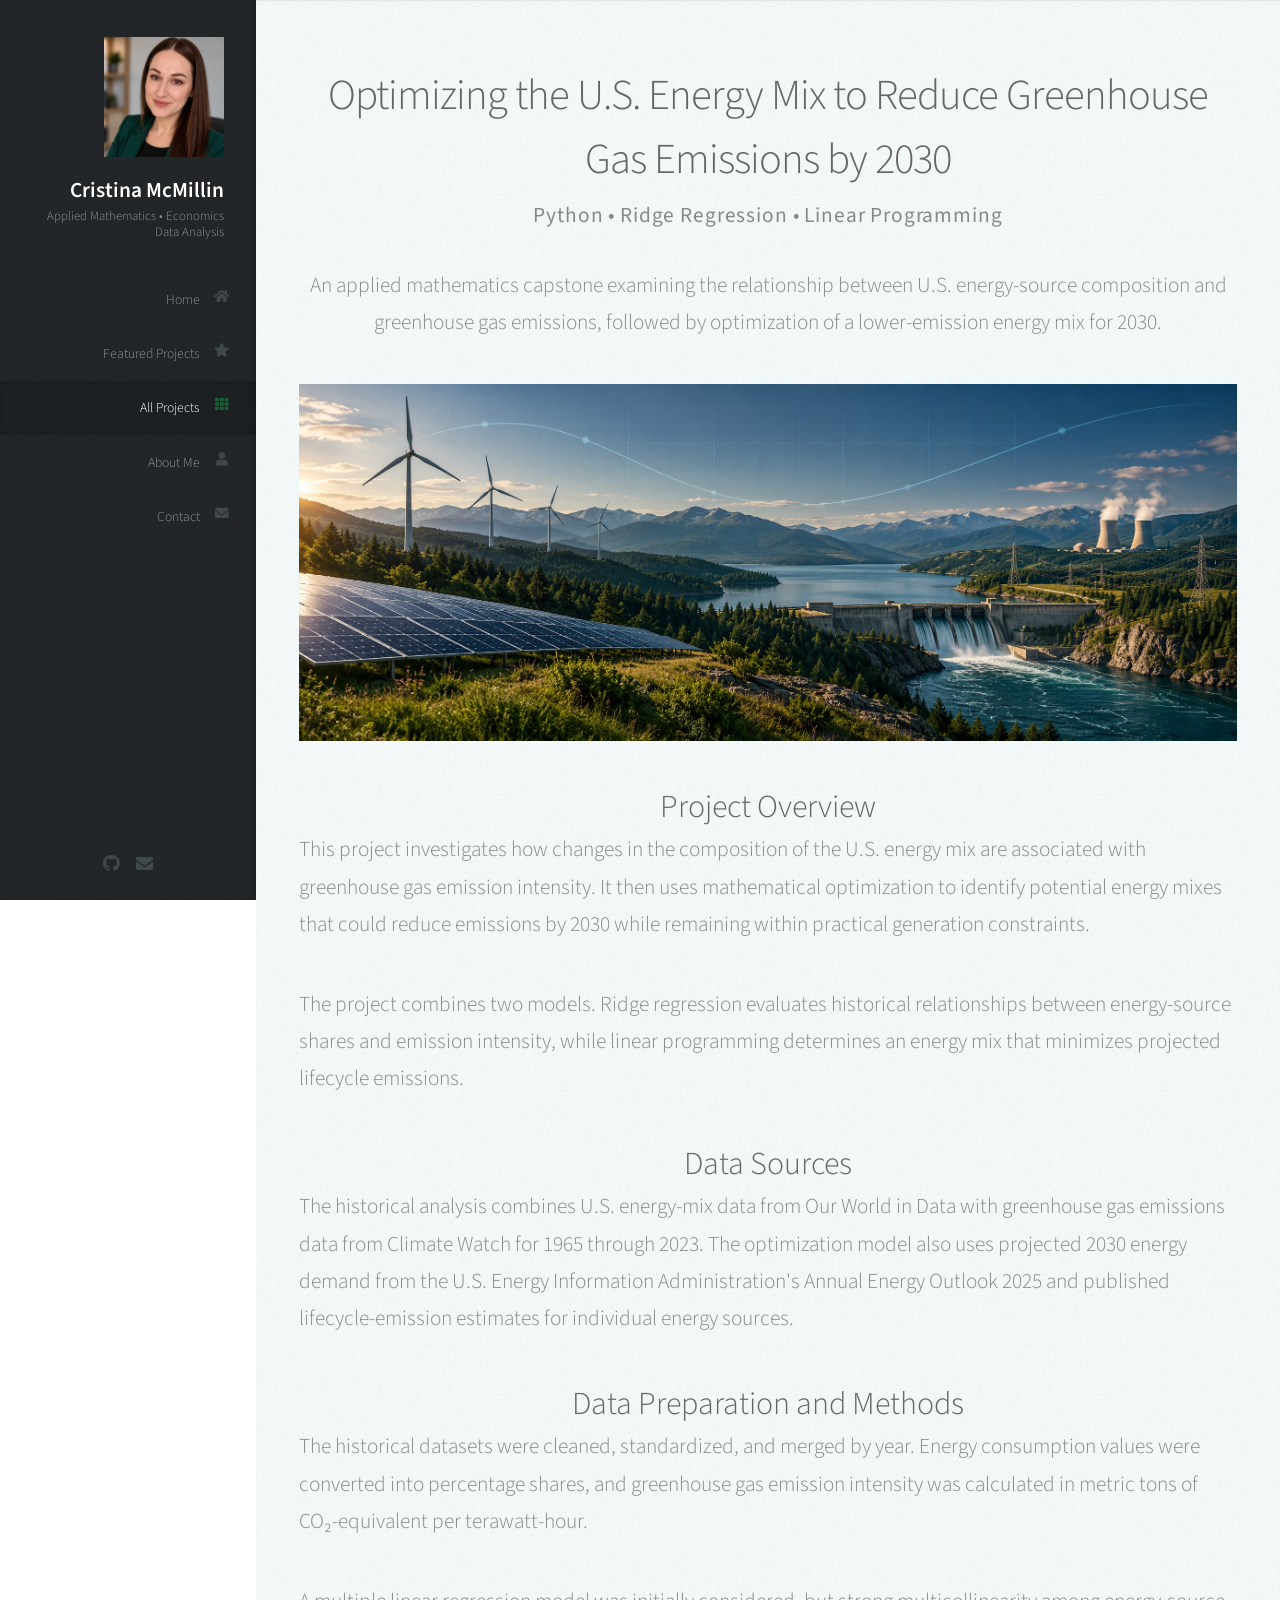
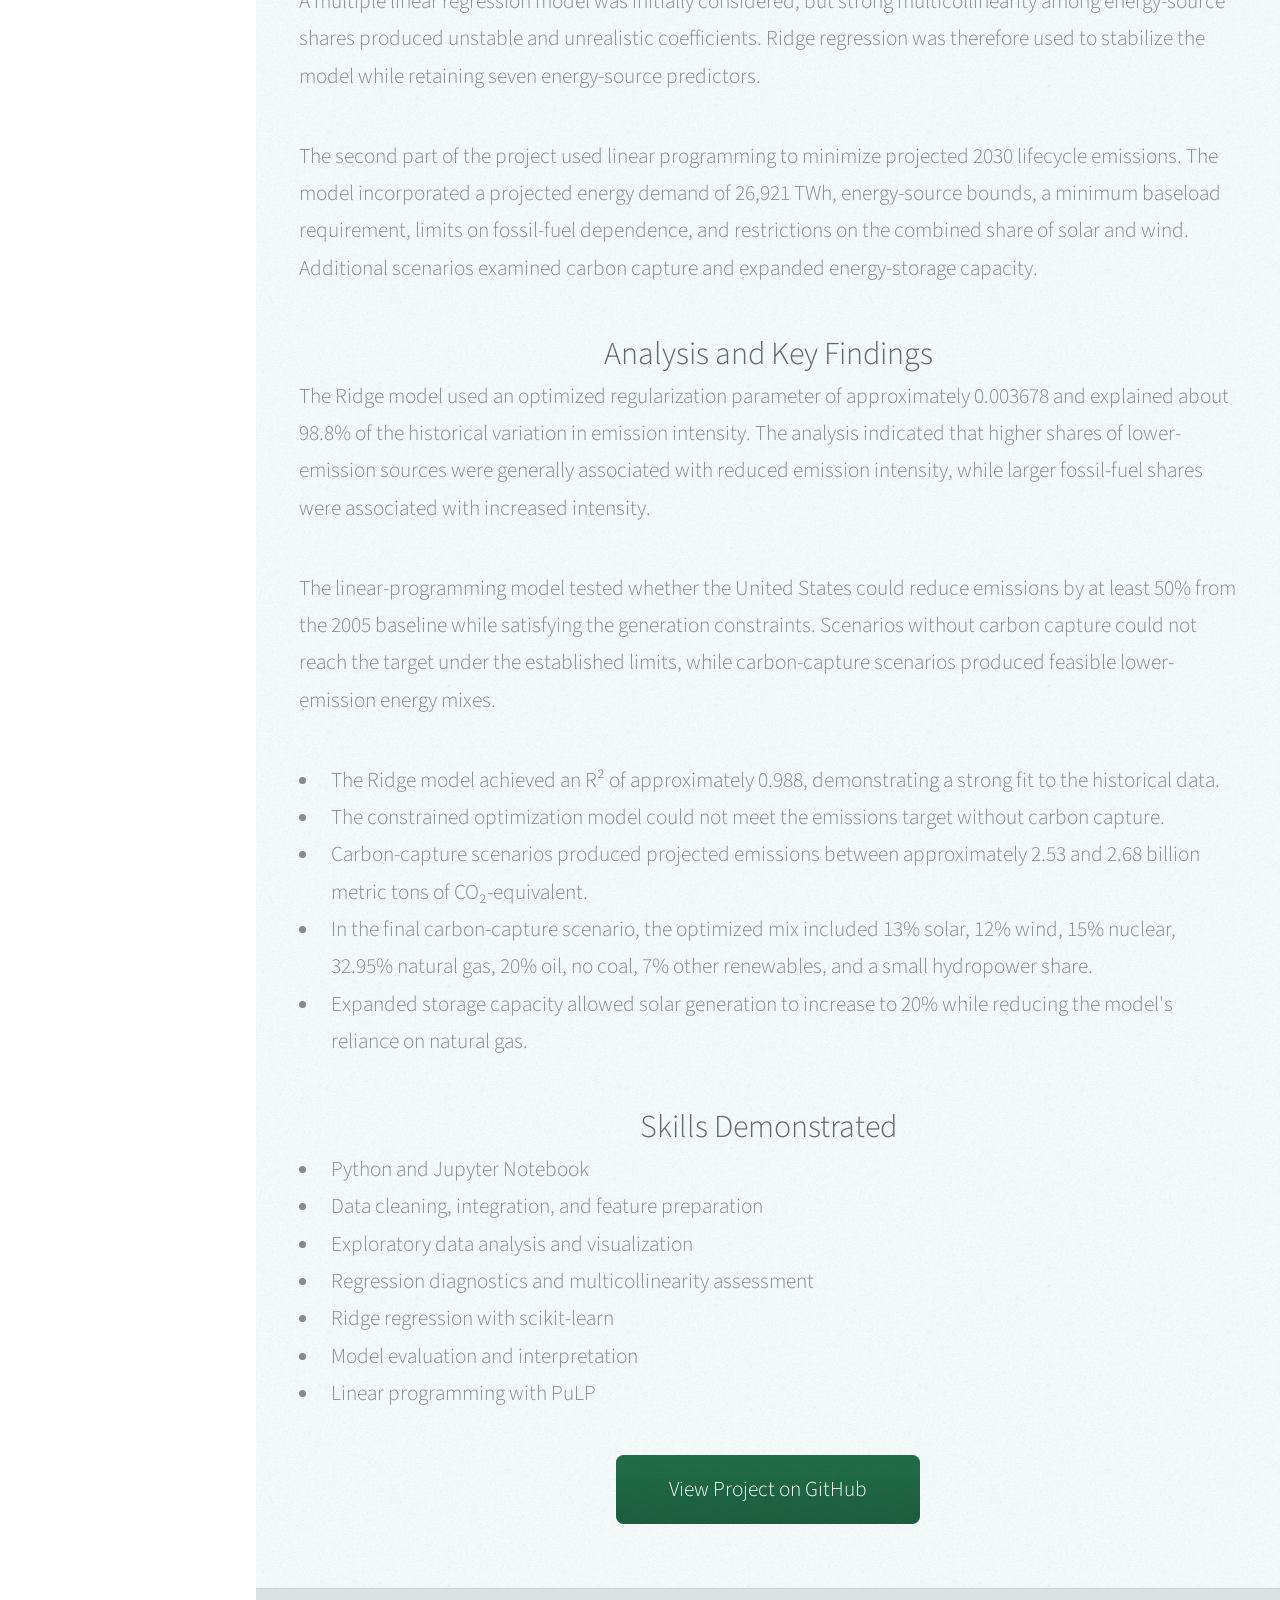
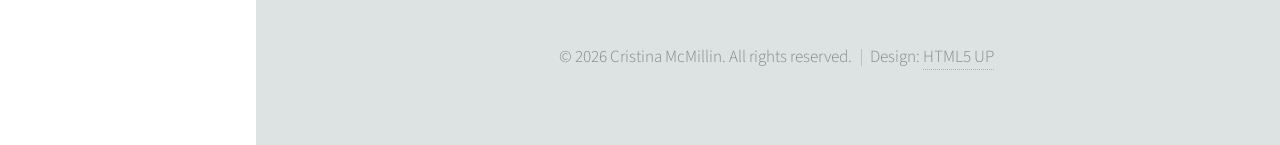
<file: projects/energy-mix.html>
<!DOCTYPE HTML>
<!--
	Prologue by HTML5 UP
	html5up.net | @ajlkn
	Free for personal and commercial use under the CCA 3.0 license (html5up.net/license)
-->
<html>
	<head>
		<title>Optimizing the U.S. Energy Mix | Cristina McMillin</title>
		<meta charset="utf-8" />
		<meta name="viewport" content="width=device-width, initial-scale=1, user-scalable=no" />
		<link rel="stylesheet" href="../assets/css/main.css" />
	</head>
	<body class="is-preload">

		<!-- Header -->
			<div id="header">

				<div class="top">

					<!-- Logo -->
						<div id="logo">
							<span class="image avatar-responsive">
    							<img src="../images/avatar.jpg" alt="Portrait of Cristina McMillin" />
							</span>
							<h1 id="title">Cristina McMillin</h1>
							<p>Applied Mathematics &bull; Economics<br />
								Data Analysis</p>
						</div>

					<!-- Navigation -->
						<nav id="nav" aria-label="Primary navigation">
							<ul>
								<li>
									<a href="../index.html#top">
										<span class="icon solid fa-home">Home</span>
									</a>
								</li>

								<li>
									<a href="../index.html#portfolio">
										<span class="icon solid fa-star">Featured Projects</span>
									</a>
								</li>

								<li>
									<a href="../projects.html" class="active">
										<span class="icon solid fa-th">All Projects</span>
									</a>
								</li>

								<li>
									<a href="../index.html#about">
										<span class="icon solid fa-user">About Me</span>
									</a>
								</li>

								<li>
									<a href="../index.html#contact">
										<span class="icon solid fa-envelope">Contact</span>
									</a>
								</li>
							</ul>
						</nav>

				</div>

				<div class="bottom">

					<!-- Social Icons -->
						<ul class="icons">
							<li><a href="https://github.com/cristina-mcm" class="icon brands fa-github"><span class="label">Github</span></a></li>
							<li><a href="mailto:cristinamcmillin.cm@gmail.com" class="icon solid fa-envelope"><span class="label">Email</span></a></li>
						</ul>

				</div>

			</div>

		<!-- Main -->
			<div id="main">

			    <section class="two">
					<div class="container project-detail">

						<header>
							<h2>
								Optimizing the U.S. Energy Mix to Reduce Greenhouse Gas Emissions by 2030
							</h2>

							<p class="project-subtitle">
								Python &bull; Ridge Regression &bull; Linear Programming
							</p>

							<p>
								An applied mathematics capstone examining the relationship between
								U.S. energy-source composition and greenhouse gas emissions, followed
								by optimization of a lower-emission energy mix for 2030.
							</p>
						</header>

						<a class="image featured">
							<img
								src="../images/energy-mix-banner.jpg"
								alt="Visualization from the U.S. Energy Mix Optimization project"
							/>
						</a>
						
						<div class="project-content">
						
							<h3>Project Overview</h3>

							<p>
								This project investigates how changes in the composition of the
								U.S. energy mix are associated with greenhouse gas emission intensity. It
								then uses mathematical optimization to identify potential energy mixes that
								could reduce emissions by 2030 while remaining within practical generation
								constraints.
							</p>

							<p>
								The project combines two models. Ridge regression evaluates historical
								relationships between energy-source shares and emission intensity, while
								linear programming determines an energy mix that minimizes projected
								lifecycle emissions.
							</p>

							<h3>Data Sources</h3>

							<p>
								The historical analysis combines U.S. energy-mix data from Our World in Data
								with greenhouse gas emissions data from Climate Watch for 1965 through 2023.
								The optimization model also uses projected 2030 energy demand from the
								U.S. Energy Information Administration's Annual Energy Outlook 2025 and
								published lifecycle-emission estimates for individual energy sources.
							</p>

							<h3>Data Preparation and Methods</h3>

							<p>
								The historical datasets were cleaned, standardized, and merged by year.
								Energy consumption values were converted into percentage shares, and
								greenhouse gas emission intensity was calculated in metric tons of
								CO₂-equivalent per terawatt-hour.
							</p>

							<p>
								A multiple linear regression model was initially considered, but strong
								multicollinearity among energy-source shares produced unstable and
								unrealistic coefficients. Ridge regression was therefore used to stabilize
								the model while retaining seven energy-source predictors.
							</p>

							<p>
								The second part of the project used linear programming to minimize projected
								2030 lifecycle emissions. The model incorporated a projected energy demand
								of 26,921 TWh, energy-source bounds, a minimum baseload requirement,
								limits on fossil-fuel dependence, and restrictions on the combined share of
								solar and wind. Additional scenarios examined carbon capture and expanded
								energy-storage capacity.
							</p>

							<h3>Analysis and Key Findings</h3>

							<p>
								The Ridge model used an optimized regularization parameter of approximately
								0.003678 and explained about 98.8% of the historical variation in emission
								intensity. The analysis indicated that higher shares of lower-emission
								sources were generally associated with reduced emission intensity, while
								larger fossil-fuel shares were associated with increased intensity.
							</p>

							<p>
								The linear-programming model tested whether the United States could reduce
								emissions by at least 50% from the 2005 baseline while satisfying the
								generation constraints. Scenarios without carbon capture could not reach the
								target under the established limits, while carbon-capture scenarios produced
								feasible lower-emission energy mixes.
							</p>

							<ul>
								<li>
									The Ridge model achieved an R² of approximately 0.988, demonstrating a
									strong fit to the historical data.
								</li>

								<li>
									The constrained optimization model could not meet the emissions target
									without carbon capture.
								</li>

								<li>
									Carbon-capture scenarios produced projected emissions between
									approximately 2.53 and 2.68 billion metric tons of CO₂-equivalent.
								</li>

								<li>
									In the final carbon-capture scenario, the optimized mix included 13%
									solar, 12% wind, 15% nuclear, 32.95% natural gas, 20% oil, no coal,
									7% other renewables, and a small hydropower share.
								</li>

								<li>
									Expanded storage capacity allowed solar generation to increase to 20%
									while reducing the model's reliance on natural gas.
								</li>
							</ul>

							<h3>Skills Demonstrated</h3>

							<ul>
								<li>Python and Jupyter Notebook</li>
								<li>Data cleaning, integration, and feature preparation</li>
								<li>Exploratory data analysis and visualization</li>
								<li>Regression diagnostics and multicollinearity assessment</li>
								<li>Ridge regression with scikit-learn</li>
								<li>Model evaluation and interpretation</li>
								<li>Linear programming with PuLP</li>
							</ul>
						</div>

						<footer>
							<a
								href="https://github.com/cristina-mcm/Optimizing-the-U.S.-Energy-Mix-to-Reduce-Greenhouse-Gas-Emissions-by-2030-Python"
								class="button"
							>View Project on GitHub</a>
						</footer>

					</div>
				</section>	

			</div>

		<!-- Footer -->
			<div id="footer">

				<!-- Copyright -->
					<ul class="copyright">
						<li>&copy; 2026 Cristina McMillin. All rights reserved.</li><li>Design: <a href="http://html5up.net">HTML5 UP</a></li>
					</ul>

			</div>

		<!-- Scripts -->
			<script src="../assets/js/jquery.min.js"></script>
			<script src="../assets/js/jquery.scrolly.min.js"></script>
			<script src="../assets/js/jquery.scrollex.min.js"></script>
			<script src="../assets/js/browser.min.js"></script>
			<script src="../assets/js/breakpoints.min.js"></script>
			<script src="../assets/js/util.js"></script>
			<script src="../assets/js/main.js"></script>

	</body>
</html>
</file>
<file: assets/css/main.css>
@import url("fontawesome-all.min.css");
@import url("https://fonts.googleapis.com/css?family=Source+Sans+Pro:300,300italic,400,600");

/*
	Prologue by HTML5 UP
	html5up.net | @ajlkn
	Free for personal and commercial use under the CCA 3.0 license (html5up.net/license)
*/

html, body, div, span, applet, object,
iframe, h1, h2, h3, h4, h5, h6, p, blockquote,
pre, a, abbr, acronym, address, big, cite,
code, del, dfn, em, img, ins, kbd, q, s, samp,
small, strike, strong, sub, sup, tt, var, b,
u, i, center, dl, dt, dd, ol, ul, li, fieldset,
form, label, legend, table, caption, tbody,
tfoot, thead, tr, th, td, article, aside,
canvas, details, embed, figure, figcaption,
footer, header, hgroup, menu, nav, output, ruby,
section, summary, time, mark, audio, video {
	margin: 0;
	padding: 0;
	border: 0;
	font-size: 100%;
	font: inherit;
	vertical-align: baseline;}

article, aside, details, figcaption, figure,
footer, header, hgroup, menu, nav, section {
	display: block;}

body {
	line-height: 1;
}

ol, ul {
	list-style: none;
}

blockquote, q {
	quotes: none;
}

	blockquote:before, blockquote:after, q:before, q:after {
		content: '';
		content: none;
	}

table {
	border-collapse: collapse;
	border-spacing: 0;
}

body {
	-webkit-text-size-adjust: none;
}

mark {
	background-color: transparent;
	color: inherit;
}

input::-moz-focus-inner {
	border: 0;
	padding: 0;
}

input, select, textarea {
	-moz-appearance: none;
	-webkit-appearance: none;
	-ms-appearance: none;
	appearance: none;
}

/* Basic */

	html {
		box-sizing: border-box;
	}

	*, *:before, *:after {
		box-sizing: inherit;
	}

	body {
		background: #fff;
		font-family: 'Source Sans Pro', sans-serif;
		font-size: 19pt;
		font-weight: 300;
		line-height: 1.75em;
		color: #888;
	}

		body.is-preload *, body.is-preload *:before, body.is-preload *:after {
			-moz-animation: none !important;
			-webkit-animation: none !important;
			-ms-animation: none !important;
			animation: none !important;
			-moz-transition: none !important;
			-webkit-transition: none !important;
			-ms-transition: none !important;
			transition: none !important;
		}

	input, textarea, select {
		font-family: 'Source Sans Pro', sans-serif;
		font-size: 19pt;
		font-weight: 300;
		line-height: 1.75em;
		color: #888;
	}

	h1, h2, h3, h4, h5, h6 {
		font-weight: 300;
		color: #666;
		line-height: 1.5em;
	}

	h1 a, h2 a, h3 a, h4 a, h5 a, h6 a {
		color: inherit;
		text-decoration: none;
	}

		h1 a strong, h2 a strong, h3 a strong, h4 a strong, h5 a strong, h6 a strong {
			color: #333;
		}

	h2 {
		font-size: 2em;
		letter-spacing: -1px;
	}

		h2.alt {
			color: #888;
		}

			h2.alt strong {
				color: #666;
			}

	h3 {
		font-size: 1.5em;
	}

	header {
		margin: 0 0 2em 0;
	}

		header > p {
			margin: 1em 0 0 0;
		}

	footer {
		margin: 2em 0 0 0;
	}

	strong, b {
		font-weight: 300;
		color: #666;
	}

	em, i {
		font-style: italic;
	}

	a {
		text-decoration: none;
		color: inherit;
		border-bottom: dotted 1px rgba(128, 128, 128, 0.5);
		-moz-transition: color 0.35s ease-in-out, border-bottom-color 0.35s ease-in-out;
		-webkit-transition: color 0.35s ease-in-out, border-bottom-color 0.35s ease-in-out;
		-ms-transition: color 0.35s ease-in-out, border-bottom-color 0.35s ease-in-out;
		transition: color 0.35s ease-in-out, border-bottom-color 0.35s ease-in-out;
		outline: 0;
	}

		a:hover {
			color: #E27689;
			border-bottom-color: rgba(255, 255, 255, 0);
		}

	sub {
		position: relative;
		top: 0.5em;
		font-size: 0.8em;
	}

	sup {
		position: relative;
		top: -0.5em;
		font-size: 0.8em;
	}

	hr {
		border: 0;
		border-top: solid 1px #ddd;
	}

	blockquote {
		border-left: solid 0.5em #ddd;
		padding: 1em 0 1em 2em;
		font-style: italic;
	}

	p, ul, ol, dl, table {
		margin-bottom: 2em;
	}

	br.clear {
		clear: both;
	}

/* Container */

	.container {
		margin: 0 auto;
		max-width: 100%;
		width: 1400px;
	}

		@media screen and (min-width: 961px) and (max-width: 1880px) {

			.container {
				width: 1200px;
			}

		}

		@media screen and (min-width: 961px) and (max-width: 1620px) {

			.container {
				width: 960px;
			}

		}

		@media screen and (min-width: 961px) and (max-width: 1320px) {

			.container {
				width: 100%;
			}

		}

		@media screen and (max-width: 960px) {

			.container {
				width: 100%;
			}

		}

		@media screen and (max-width: 736px) {

			.container {
				width: 100%;
			}

		}

/* Row */

	.row {
		display: flex;
		flex-wrap: wrap;
		box-sizing: border-box;
		align-items: stretch;
	}

		.row > * {
			box-sizing: border-box;
		}

		.row.gtr-uniform > * > :last-child {
			margin-bottom: 0;
		}

		.row.aln-left {
			justify-content: flex-start;
		}

		.row.aln-center {
			justify-content: center;
		}

		.row.aln-right {
			justify-content: flex-end;
		}

		.row.aln-top {
			align-items: flex-start;
		}

		.row.aln-middle {
			align-items: center;
		}

		.row.aln-bottom {
			align-items: flex-end;
		}

		.row > .imp {
			order: -1;
		}

		.row > .col-1 {
			width: 8.33333%;
		}

		.row > .off-1 {
			margin-left: 8.33333%;
		}

		.row > .col-2 {
			width: 16.66667%;
		}

		.row > .off-2 {
			margin-left: 16.66667%;
		}

		.row > .col-3 {
			width: 25%;
		}

		.row > .off-3 {
			margin-left: 25%;
		}

		.row > .col-4 {
			width: 33.33333%;
		}

		.row > .off-4 {
			margin-left: 33.33333%;
		}

		.row > .col-5 {
			width: 41.66667%;
		}

		.row > .off-5 {
			margin-left: 41.66667%;
		}

		.row > .col-6 {
			width: 50%;
		}

		.row > .off-6 {
			margin-left: 50%;
		}

		.row > .col-7 {
			width: 58.33333%;
		}

		.row > .off-7 {
			margin-left: 58.33333%;
		}

		.row > .col-8 {
			width: 66.66667%;
		}

		.row > .off-8 {
			margin-left: 66.66667%;
		}

		.row > .col-9 {
			width: 75%;
		}

		.row > .off-9 {
			margin-left: 75%;
		}

		.row > .col-10 {
			width: 83.33333%;
		}

		.row > .off-10 {
			margin-left: 83.33333%;
		}

		.row > .col-11 {
			width: 91.66667%;
		}

		.row > .off-11 {
			margin-left: 91.66667%;
		}

		.row > .col-12 {
			width: 100%;
		}

		.row > .off-12 {
			margin-left: 100%;
		}

		.row.gtr-0 {
			margin-top: 0px;
			margin-left: 0px;
		}

			.row.gtr-0 > * {
				padding: 0px 0 0 0px;
			}

			.row.gtr-0.gtr-uniform {
				margin-top: 0px;
			}

				.row.gtr-0.gtr-uniform > * {
					padding-top: 0px;
				}

		.row.gtr-25 {
			margin-top: -10px;
			margin-left: -10px;
		}

			.row.gtr-25 > * {
				padding: 10px 0 0 10px;
			}

			.row.gtr-25.gtr-uniform {
				margin-top: -10px;
			}

				.row.gtr-25.gtr-uniform > * {
					padding-top: 10px;
				}

		.row.gtr-50 {
			margin-top: -20px;
			margin-left: -20px;
		}

			.row.gtr-50 > * {
				padding: 20px 0 0 20px;
			}

			.row.gtr-50.gtr-uniform {
				margin-top: -20px;
			}

				.row.gtr-50.gtr-uniform > * {
					padding-top: 20px;
				}

		.row {
			margin-top: -40px;
			margin-left: -40px;
		}

			.row > * {
				padding: 40px 0 0 40px;
			}

			.row.gtr-uniform {
				margin-top: -40px;
			}

				.row.gtr-uniform > * {
					padding-top: 40px;
				}

		.row.gtr-150 {
			margin-top: -60px;
			margin-left: -60px;
		}

			.row.gtr-150 > * {
				padding: 60px 0 0 60px;
			}

			.row.gtr-150.gtr-uniform {
				margin-top: -60px;
			}

				.row.gtr-150.gtr-uniform > * {
					padding-top: 60px;
				}

		.row.gtr-200 {
			margin-top: -80px;
			margin-left: -80px;
		}

			.row.gtr-200 > * {
				padding: 80px 0 0 80px;
			}

			.row.gtr-200.gtr-uniform {
				margin-top: -80px;
			}

				.row.gtr-200.gtr-uniform > * {
					padding-top: 80px;
				}

		@media screen and (min-width: 961px) and (max-width: 1880px) {

			.row {
				display: flex;
				flex-wrap: wrap;
				box-sizing: border-box;
				align-items: stretch;
			}

				.row > * {
					box-sizing: border-box;
				}

				.row.gtr-uniform > * > :last-child {
					margin-bottom: 0;
				}

				.row.aln-left {
					justify-content: flex-start;
				}

				.row.aln-center {
					justify-content: center;
				}

				.row.aln-right {
					justify-content: flex-end;
				}

				.row.aln-top {
					align-items: flex-start;
				}

				.row.aln-middle {
					align-items: center;
				}

				.row.aln-bottom {
					align-items: flex-end;
				}

				.row > .imp-wide {
					order: -1;
				}

				.row > .col-1-wide {
					width: 8.33333%;
				}

				.row > .off-1-wide {
					margin-left: 8.33333%;
				}

				.row > .col-2-wide {
					width: 16.66667%;
				}

				.row > .off-2-wide {
					margin-left: 16.66667%;
				}

				.row > .col-3-wide {
					width: 25%;
				}

				.row > .off-3-wide {
					margin-left: 25%;
				}

				.row > .col-4-wide {
					width: 33.33333%;
				}

				.row > .off-4-wide {
					margin-left: 33.33333%;
				}

				.row > .col-5-wide {
					width: 41.66667%;
				}

				.row > .off-5-wide {
					margin-left: 41.66667%;
				}

				.row > .col-6-wide {
					width: 50%;
				}

				.row > .off-6-wide {
					margin-left: 50%;
				}

				.row > .col-7-wide {
					width: 58.33333%;
				}

				.row > .off-7-wide {
					margin-left: 58.33333%;
				}

				.row > .col-8-wide {
					width: 66.66667%;
				}

				.row > .off-8-wide {
					margin-left: 66.66667%;
				}

				.row > .col-9-wide {
					width: 75%;
				}

				.row > .off-9-wide {
					margin-left: 75%;
				}

				.row > .col-10-wide {
					width: 83.33333%;
				}

				.row > .off-10-wide {
					margin-left: 83.33333%;
				}

				.row > .col-11-wide {
					width: 91.66667%;
				}

				.row > .off-11-wide {
					margin-left: 91.66667%;
				}

				.row > .col-12-wide {
					width: 100%;
				}

				.row > .off-12-wide {
					margin-left: 100%;
				}

				.row.gtr-0 {
					margin-top: 0px;
					margin-left: 0px;
				}

					.row.gtr-0 > * {
						padding: 0px 0 0 0px;
					}

					.row.gtr-0.gtr-uniform {
						margin-top: 0px;
					}

						.row.gtr-0.gtr-uniform > * {
							padding-top: 0px;
						}

				.row.gtr-25 {
					margin-top: -10px;
					margin-left: -10px;
				}

					.row.gtr-25 > * {
						padding: 10px 0 0 10px;
					}

					.row.gtr-25.gtr-uniform {
						margin-top: -10px;
					}

						.row.gtr-25.gtr-uniform > * {
							padding-top: 10px;
						}

				.row.gtr-50 {
					margin-top: -20px;
					margin-left: -20px;
				}

					.row.gtr-50 > * {
						padding: 20px 0 0 20px;
					}

					.row.gtr-50.gtr-uniform {
						margin-top: -20px;
					}

						.row.gtr-50.gtr-uniform > * {
							padding-top: 20px;
						}

				.row {
					margin-top: -40px;
					margin-left: -40px;
				}

					.row > * {
						padding: 40px 0 0 40px;
					}

					.row.gtr-uniform {
						margin-top: -40px;
					}

						.row.gtr-uniform > * {
							padding-top: 40px;
						}

				.row.gtr-150 {
					margin-top: -60px;
					margin-left: -60px;
				}

					.row.gtr-150 > * {
						padding: 60px 0 0 60px;
					}

					.row.gtr-150.gtr-uniform {
						margin-top: -60px;
					}

						.row.gtr-150.gtr-uniform > * {
							padding-top: 60px;
						}

				.row.gtr-200 {
					margin-top: -80px;
					margin-left: -80px;
				}

					.row.gtr-200 > * {
						padding: 80px 0 0 80px;
					}

					.row.gtr-200.gtr-uniform {
						margin-top: -80px;
					}

						.row.gtr-200.gtr-uniform > * {
							padding-top: 80px;
						}

		}

		@media screen and (min-width: 961px) and (max-width: 1620px) {

			.row {
				display: flex;
				flex-wrap: wrap;
				box-sizing: border-box;
				align-items: stretch;
			}

				.row > * {
					box-sizing: border-box;
				}

				.row.gtr-uniform > * > :last-child {
					margin-bottom: 0;
				}

				.row.aln-left {
					justify-content: flex-start;
				}

				.row.aln-center {
					justify-content: center;
				}

				.row.aln-right {
					justify-content: flex-end;
				}

				.row.aln-top {
					align-items: flex-start;
				}

				.row.aln-middle {
					align-items: center;
				}

				.row.aln-bottom {
					align-items: flex-end;
				}

				.row > .imp-normal {
					order: -1;
				}

				.row > .col-1-normal {
					width: 8.33333%;
				}

				.row > .off-1-normal {
					margin-left: 8.33333%;
				}

				.row > .col-2-normal {
					width: 16.66667%;
				}

				.row > .off-2-normal {
					margin-left: 16.66667%;
				}

				.row > .col-3-normal {
					width: 25%;
				}

				.row > .off-3-normal {
					margin-left: 25%;
				}

				.row > .col-4-normal {
					width: 33.33333%;
				}

				.row > .off-4-normal {
					margin-left: 33.33333%;
				}

				.row > .col-5-normal {
					width: 41.66667%;
				}

				.row > .off-5-normal {
					margin-left: 41.66667%;
				}

				.row > .col-6-normal {
					width: 50%;
				}

				.row > .off-6-normal {
					margin-left: 50%;
				}

				.row > .col-7-normal {
					width: 58.33333%;
				}

				.row > .off-7-normal {
					margin-left: 58.33333%;
				}

				.row > .col-8-normal {
					width: 66.66667%;
				}

				.row > .off-8-normal {
					margin-left: 66.66667%;
				}

				.row > .col-9-normal {
					width: 75%;
				}

				.row > .off-9-normal {
					margin-left: 75%;
				}

				.row > .col-10-normal {
					width: 83.33333%;
				}

				.row > .off-10-normal {
					margin-left: 83.33333%;
				}

				.row > .col-11-normal {
					width: 91.66667%;
				}

				.row > .off-11-normal {
					margin-left: 91.66667%;
				}

				.row > .col-12-normal {
					width: 100%;
				}

				.row > .off-12-normal {
					margin-left: 100%;
				}

				.row.gtr-0 {
					margin-top: 0px;
					margin-left: 0px;
				}

					.row.gtr-0 > * {
						padding: 0px 0 0 0px;
					}

					.row.gtr-0.gtr-uniform {
						margin-top: 0px;
					}

						.row.gtr-0.gtr-uniform > * {
							padding-top: 0px;
						}

				.row.gtr-25 {
					margin-top: -10px;
					margin-left: -10px;
				}

					.row.gtr-25 > * {
						padding: 10px 0 0 10px;
					}

					.row.gtr-25.gtr-uniform {
						margin-top: -10px;
					}

						.row.gtr-25.gtr-uniform > * {
							padding-top: 10px;
						}

				.row.gtr-50 {
					margin-top: -20px;
					margin-left: -20px;
				}

					.row.gtr-50 > * {
						padding: 20px 0 0 20px;
					}

					.row.gtr-50.gtr-uniform {
						margin-top: -20px;
					}

						.row.gtr-50.gtr-uniform > * {
							padding-top: 20px;
						}

				.row {
					margin-top: -40px;
					margin-left: -40px;
				}

					.row > * {
						padding: 40px 0 0 40px;
					}

					.row.gtr-uniform {
						margin-top: -40px;
					}

						.row.gtr-uniform > * {
							padding-top: 40px;
						}

				.row.gtr-150 {
					margin-top: -60px;
					margin-left: -60px;
				}

					.row.gtr-150 > * {
						padding: 60px 0 0 60px;
					}

					.row.gtr-150.gtr-uniform {
						margin-top: -60px;
					}

						.row.gtr-150.gtr-uniform > * {
							padding-top: 60px;
						}

				.row.gtr-200 {
					margin-top: -80px;
					margin-left: -80px;
				}

					.row.gtr-200 > * {
						padding: 80px 0 0 80px;
					}

					.row.gtr-200.gtr-uniform {
						margin-top: -80px;
					}

						.row.gtr-200.gtr-uniform > * {
							padding-top: 80px;
						}

		}

		@media screen and (min-width: 961px) and (max-width: 1320px) {

			.row {
				display: flex;
				flex-wrap: wrap;
				box-sizing: border-box;
				align-items: stretch;
			}

				.row > * {
					box-sizing: border-box;
				}

				.row.gtr-uniform > * > :last-child {
					margin-bottom: 0;
				}

				.row.aln-left {
					justify-content: flex-start;
				}

				.row.aln-center {
					justify-content: center;
				}

				.row.aln-right {
					justify-content: flex-end;
				}

				.row.aln-top {
					align-items: flex-start;
				}

				.row.aln-middle {
					align-items: center;
				}

				.row.aln-bottom {
					align-items: flex-end;
				}

				.row > .imp-narrow {
					order: -1;
				}

				.row > .col-1-narrow {
					width: 8.33333%;
				}

				.row > .off-1-narrow {
					margin-left: 8.33333%;
				}

				.row > .col-2-narrow {
					width: 16.66667%;
				}

				.row > .off-2-narrow {
					margin-left: 16.66667%;
				}

				.row > .col-3-narrow {
					width: 25%;
				}

				.row > .off-3-narrow {
					margin-left: 25%;
				}

				.row > .col-4-narrow {
					width: 33.33333%;
				}

				.row > .off-4-narrow {
					margin-left: 33.33333%;
				}

				.row > .col-5-narrow {
					width: 41.66667%;
				}

				.row > .off-5-narrow {
					margin-left: 41.66667%;
				}

				.row > .col-6-narrow {
					width: 50%;
				}

				.row > .off-6-narrow {
					margin-left: 50%;
				}

				.row > .col-7-narrow {
					width: 58.33333%;
				}

				.row > .off-7-narrow {
					margin-left: 58.33333%;
				}

				.row > .col-8-narrow {
					width: 66.66667%;
				}

				.row > .off-8-narrow {
					margin-left: 66.66667%;
				}

				.row > .col-9-narrow {
					width: 75%;
				}

				.row > .off-9-narrow {
					margin-left: 75%;
				}

				.row > .col-10-narrow {
					width: 83.33333%;
				}

				.row > .off-10-narrow {
					margin-left: 83.33333%;
				}

				.row > .col-11-narrow {
					width: 91.66667%;
				}

				.row > .off-11-narrow {
					margin-left: 91.66667%;
				}

				.row > .col-12-narrow {
					width: 100%;
				}

				.row > .off-12-narrow {
					margin-left: 100%;
				}

				.row.gtr-0 {
					margin-top: 0px;
					margin-left: 0px;
				}

					.row.gtr-0 > * {
						padding: 0px 0 0 0px;
					}

					.row.gtr-0.gtr-uniform {
						margin-top: 0px;
					}

						.row.gtr-0.gtr-uniform > * {
							padding-top: 0px;
						}

				.row.gtr-25 {
					margin-top: -5px;
					margin-left: -5px;
				}

					.row.gtr-25 > * {
						padding: 5px 0 0 5px;
					}

					.row.gtr-25.gtr-uniform {
						margin-top: -5px;
					}

						.row.gtr-25.gtr-uniform > * {
							padding-top: 5px;
						}

				.row.gtr-50 {
					margin-top: -10px;
					margin-left: -10px;
				}

					.row.gtr-50 > * {
						padding: 10px 0 0 10px;
					}

					.row.gtr-50.gtr-uniform {
						margin-top: -10px;
					}

						.row.gtr-50.gtr-uniform > * {
							padding-top: 10px;
						}

				.row {
					margin-top: -20px;
					margin-left: -20px;
				}

					.row > * {
						padding: 20px 0 0 20px;
					}

					.row.gtr-uniform {
						margin-top: -20px;
					}

						.row.gtr-uniform > * {
							padding-top: 20px;
						}

				.row.gtr-150 {
					margin-top: -30px;
					margin-left: -30px;
				}

					.row.gtr-150 > * {
						padding: 30px 0 0 30px;
					}

					.row.gtr-150.gtr-uniform {
						margin-top: -30px;
					}

						.row.gtr-150.gtr-uniform > * {
							padding-top: 30px;
						}

				.row.gtr-200 {
					margin-top: -40px;
					margin-left: -40px;
				}

					.row.gtr-200 > * {
						padding: 40px 0 0 40px;
					}

					.row.gtr-200.gtr-uniform {
						margin-top: -40px;
					}

						.row.gtr-200.gtr-uniform > * {
							padding-top: 40px;
						}

		}

		@media screen and (max-width: 960px) {

			.row {
				display: flex;
				flex-wrap: wrap;
				box-sizing: border-box;
				align-items: stretch;
			}

				.row > * {
					box-sizing: border-box;
				}

				.row.gtr-uniform > * > :last-child {
					margin-bottom: 0;
				}

				.row.aln-left {
					justify-content: flex-start;
				}

				.row.aln-center {
					justify-content: center;
				}

				.row.aln-right {
					justify-content: flex-end;
				}

				.row.aln-top {
					align-items: flex-start;
				}

				.row.aln-middle {
					align-items: center;
				}

				.row.aln-bottom {
					align-items: flex-end;
				}

				.row > .imp-narrower {
					order: -1;
				}

				.row > .col-1-narrower {
					width: 8.33333%;
				}

				.row > .off-1-narrower {
					margin-left: 8.33333%;
				}

				.row > .col-2-narrower {
					width: 16.66667%;
				}

				.row > .off-2-narrower {
					margin-left: 16.66667%;
				}

				.row > .col-3-narrower {
					width: 25%;
				}

				.row > .off-3-narrower {
					margin-left: 25%;
				}

				.row > .col-4-narrower {
					width: 33.33333%;
				}

				.row > .off-4-narrower {
					margin-left: 33.33333%;
				}

				.row > .col-5-narrower {
					width: 41.66667%;
				}

				.row > .off-5-narrower {
					margin-left: 41.66667%;
				}

				.row > .col-6-narrower {
					width: 50%;
				}

				.row > .off-6-narrower {
					margin-left: 50%;
				}

				.row > .col-7-narrower {
					width: 58.33333%;
				}

				.row > .off-7-narrower {
					margin-left: 58.33333%;
				}

				.row > .col-8-narrower {
					width: 66.66667%;
				}

				.row > .off-8-narrower {
					margin-left: 66.66667%;
				}

				.row > .col-9-narrower {
					width: 75%;
				}

				.row > .off-9-narrower {
					margin-left: 75%;
				}

				.row > .col-10-narrower {
					width: 83.33333%;
				}

				.row > .off-10-narrower {
					margin-left: 83.33333%;
				}

				.row > .col-11-narrower {
					width: 91.66667%;
				}

				.row > .off-11-narrower {
					margin-left: 91.66667%;
				}

				.row > .col-12-narrower {
					width: 100%;
				}

				.row > .off-12-narrower {
					margin-left: 100%;
				}

				.row.gtr-0 {
					margin-top: 0px;
					margin-left: 0px;
				}

					.row.gtr-0 > * {
						padding: 0px 0 0 0px;
					}

					.row.gtr-0.gtr-uniform {
						margin-top: 0px;
					}

						.row.gtr-0.gtr-uniform > * {
							padding-top: 0px;
						}

				.row.gtr-25 {
					margin-top: -5px;
					margin-left: -5px;
				}

					.row.gtr-25 > * {
						padding: 5px 0 0 5px;
					}

					.row.gtr-25.gtr-uniform {
						margin-top: -5px;
					}

						.row.gtr-25.gtr-uniform > * {
							padding-top: 5px;
						}

				.row.gtr-50 {
					margin-top: -10px;
					margin-left: -10px;
				}

					.row.gtr-50 > * {
						padding: 10px 0 0 10px;
					}

					.row.gtr-50.gtr-uniform {
						margin-top: -10px;
					}

						.row.gtr-50.gtr-uniform > * {
							padding-top: 10px;
						}

				.row {
					margin-top: -20px;
					margin-left: -20px;
				}

					.row > * {
						padding: 20px 0 0 20px;
					}

					.row.gtr-uniform {
						margin-top: -20px;
					}

						.row.gtr-uniform > * {
							padding-top: 20px;
						}

				.row.gtr-150 {
					margin-top: -30px;
					margin-left: -30px;
				}

					.row.gtr-150 > * {
						padding: 30px 0 0 30px;
					}

					.row.gtr-150.gtr-uniform {
						margin-top: -30px;
					}

						.row.gtr-150.gtr-uniform > * {
							padding-top: 30px;
						}

				.row.gtr-200 {
					margin-top: -40px;
					margin-left: -40px;
				}

					.row.gtr-200 > * {
						padding: 40px 0 0 40px;
					}

					.row.gtr-200.gtr-uniform {
						margin-top: -40px;
					}

						.row.gtr-200.gtr-uniform > * {
							padding-top: 40px;
						}

		}

		@media screen and (max-width: 736px) {

			.row {
				display: flex;
				flex-wrap: wrap;
				box-sizing: border-box;
				align-items: stretch;
			}

				.row > * {
					box-sizing: border-box;
				}

				.row.gtr-uniform > * > :last-child {
					margin-bottom: 0;
				}

				.row.aln-left {
					justify-content: flex-start;
				}

				.row.aln-center {
					justify-content: center;
				}

				.row.aln-right {
					justify-content: flex-end;
				}

				.row.aln-top {
					align-items: flex-start;
				}

				.row.aln-middle {
					align-items: center;
				}

				.row.aln-bottom {
					align-items: flex-end;
				}

				.row > .imp-mobile {
					order: -1;
				}

				.row > .col-1-mobile {
					width: 8.33333%;
				}

				.row > .off-1-mobile {
					margin-left: 8.33333%;
				}

				.row > .col-2-mobile {
					width: 16.66667%;
				}

				.row > .off-2-mobile {
					margin-left: 16.66667%;
				}

				.row > .col-3-mobile {
					width: 25%;
				}

				.row > .off-3-mobile {
					margin-left: 25%;
				}

				.row > .col-4-mobile {
					width: 33.33333%;
				}

				.row > .off-4-mobile {
					margin-left: 33.33333%;
				}

				.row > .col-5-mobile {
					width: 41.66667%;
				}

				.row > .off-5-mobile {
					margin-left: 41.66667%;
				}

				.row > .col-6-mobile {
					width: 50%;
				}

				.row > .off-6-mobile {
					margin-left: 50%;
				}

				.row > .col-7-mobile {
					width: 58.33333%;
				}

				.row > .off-7-mobile {
					margin-left: 58.33333%;
				}

				.row > .col-8-mobile {
					width: 66.66667%;
				}

				.row > .off-8-mobile {
					margin-left: 66.66667%;
				}

				.row > .col-9-mobile {
					width: 75%;
				}

				.row > .off-9-mobile {
					margin-left: 75%;
				}

				.row > .col-10-mobile {
					width: 83.33333%;
				}

				.row > .off-10-mobile {
					margin-left: 83.33333%;
				}

				.row > .col-11-mobile {
					width: 91.66667%;
				}

				.row > .off-11-mobile {
					margin-left: 91.66667%;
				}

				.row > .col-12-mobile {
					width: 100%;
				}

				.row > .off-12-mobile {
					margin-left: 100%;
				}

				.row.gtr-0 {
					margin-top: 0px;
					margin-left: 0px;
				}

					.row.gtr-0 > * {
						padding: 0px 0 0 0px;
					}

					.row.gtr-0.gtr-uniform {
						margin-top: 0px;
					}

						.row.gtr-0.gtr-uniform > * {
							padding-top: 0px;
						}

				.row.gtr-25 {
					margin-top: -5px;
					margin-left: -5px;
				}

					.row.gtr-25 > * {
						padding: 5px 0 0 5px;
					}

					.row.gtr-25.gtr-uniform {
						margin-top: -5px;
					}

						.row.gtr-25.gtr-uniform > * {
							padding-top: 5px;
						}

				.row.gtr-50 {
					margin-top: -10px;
					margin-left: -10px;
				}

					.row.gtr-50 > * {
						padding: 10px 0 0 10px;
					}

					.row.gtr-50.gtr-uniform {
						margin-top: -10px;
					}

						.row.gtr-50.gtr-uniform > * {
							padding-top: 10px;
						}

				.row {
					margin-top: -20px;
					margin-left: -20px;
				}

					.row > * {
						padding: 20px 0 0 20px;
					}

					.row.gtr-uniform {
						margin-top: -20px;
					}

						.row.gtr-uniform > * {
							padding-top: 20px;
						}

				.row.gtr-150 {
					margin-top: -30px;
					margin-left: -30px;
				}

					.row.gtr-150 > * {
						padding: 30px 0 0 30px;
					}

					.row.gtr-150.gtr-uniform {
						margin-top: -30px;
					}

						.row.gtr-150.gtr-uniform > * {
							padding-top: 30px;
						}

				.row.gtr-200 {
					margin-top: -40px;
					margin-left: -40px;
				}

					.row.gtr-200 > * {
						padding: 40px 0 0 40px;
					}

					.row.gtr-200.gtr-uniform {
						margin-top: -40px;
					}

						.row.gtr-200.gtr-uniform > * {
							padding-top: 40px;
						}

		}

/* Sections/Article */

	section, article {
		margin-bottom: 3em;
	}

		section > :last-child,
		section > .container, section:last-child, article > :last-child,
		article > .container, article:last-child {
			margin-bottom: 0;
		}

		.row > section, .row > article {
			margin-bottom: 0;
		}

/* Image */

	.image {
		display: inline-block;
		border: 0;
	}

		.image img {
			display: block;
			width: 100%;
		}

		.image.avatar-responsive {
			width: 120px;
			height: 120px;
			background: rgba(51, 255, 0, 0.178);
		}

			.image.avatar-responsive img {
				width: 100%;
				height: 100%;
			}

		.image.fit {
			display: block;
			width: 100%;
		}

		.image.featured {
			display: block;
			width: 100%;
			margin: 0 0 2em 0;
		}

		.image.left {
			float: left;
			margin: 0 2em 2em 0;
		}

		.image.centered {
			display: block;
			margin: 0 0 2em 0;
		}

			.image.centered img {
				margin: 0 auto;
				width: auto;
			}

/* List */

	ul {
		list-style: disc;
		padding-left: 1em;
	}

		ul li {
			padding-left: 0.5em;
		}

	ol {
		list-style: decimal;
		padding-left: 1.25em;
	}

		ol li {
			padding-left: 0.25em;
		}

/* Icons */

	ul.icons {
		cursor: default;
		list-style: none;
		padding-left: 0;
	}

		ul.icons li {
			display: inline-block;
			padding-left: 0;
		}

		ul.icons a {
			display: inline-block;
			width: 2em;
			height: 2em;
			line-height: 2em;
			text-align: center;
			border: 0;
		}

/* Form */

	form label {
		display: block;
		text-align: left;
		margin-bottom: 0.5em;
	}

	form input[type="text"],
	form input[type="email"],
	form input[type="password"],
	form select,
	form textarea {
		position: relative;
		-webkit-appearance: none;
		display: block;
		border: 0;
		outline: 0;
		background: #fff;
		background: rgba(255, 255, 255, 0.75);
		width: 100%;
		border-radius: 0.35em;
		padding: 0.75em 1em 0.75em 1em;
		box-shadow: inset 0 0.1em 0.1em 0 rgba(0, 0, 0, 0.05);
		border: solid 1px rgba(0, 0, 0, 0.15);
		-moz-transition: all 0.35s ease-in-out;
		-webkit-transition: all 0.35s ease-in-out;
		-ms-transition: all 0.35s ease-in-out;
		transition: all 0.35s ease-in-out;
	}

		form input[type="text"]:focus,
		form input[type="email"]:focus,
		form input[type="password"]:focus,
		form select:focus,
		form textarea:focus {
			box-shadow: 0 0 2px 1px #8ebebc;
			background: #fff;
		}

	form input[type="text"],
	form input[type="email"],
	form input[type="password"],
	form select {
		line-height: 1.25em;
	}

	form textarea {
		min-height: 14em;
	}

	form ::-webkit-input-placeholder {
		color: #555 !important;
	}

	form :-moz-placeholder {
		color: #555 !important;
	}

	form ::-moz-placeholder {
		color: #555 !important;
	}

	form :-ms-input-placeholder {
		color: #555 !important;
	}

	form ::-moz-focus-inner {
		border: 0;
	}

/* Table */

	table {
		width: 100%;
		text-align: left;
	}

		table tbody tr:nth-child(2n+2) {
			background: #f4f4f4;
		}

		table td {
			padding: 0.5em 1em 0.5em 1em;
		}

		table th {
			text-align: left;
			padding: 0.5em 1em 0.5em 1em;
			color: #fff;
			background: #222729 url("images/overlay.png");
		}

		table thead {
			background: #444;
			color: #fff;
		}

		table tfoot {
			background: #eee;
		}

/* Button */

	input[type="button"],
	input[type="submit"],
	input[type="reset"],
	button,
	.button {
		position: relative;
		display: inline-block;
		border-radius: 0.35em;
		color: #fff !important;
		text-decoration: none;
		padding: 0.75em 2.5em 0.75em 2.5em;
		background-color: #216e48;
		border: 0;
		cursor: pointer;
		background-image: -moz-linear-gradient(top, rgba(0, 0, 0, 0), rgba(0, 0, 0, 0.15)), url("images/overlay.png");
		background-image: -webkit-linear-gradient(top, rgba(0, 0, 0, 0), rgba(0, 0, 0, 0.15)), url("images/overlay.png");
		background-image: -ms-linear-gradient(top, rgba(0, 0, 0, 0), rgba(0, 0, 0, 0.15)), url("images/overlay.png");
		background-image: linear-gradient(top, rgba(0, 0, 0, 0), rgba(0, 0, 0, 0.15)), url("images/overlay.png");
		-moz-transition: background-color 0.35s ease-in-out;
		-webkit-transition: background-color 0.35s ease-in-out;
		-ms-transition: background-color 0.35s ease-in-out;
		transition: background-color 0.35s ease-in-out;
	}

		input[type="button"]:hover,
		input[type="submit"]:hover,
		input[type="reset"]:hover,
		button:hover,
		.button:hover {
			background-color: #184152;
		}

		input[type="button"]:active,
		input[type="submit"]:active,
		input[type="reset"]:active,
		button:active,
		.button:active {
			background-color: #062e1f;
		}

/* Item */

	.item {
		box-shadow: 0 0.05em 0.15em 0 rgba(0, 0, 0, 0.05);
		margin-bottom: 40px;
	}

		.item header {
			background: #fff;
			margin: 0;
			padding: 1em 0 1em 0;
			font-size: 0.8em;
		}

			.item header h3 {
				font-size: 1em;
			}

/* Icons */

	.icon {
		text-decoration: none;
		text-decoration: none;
	}

		.icon:before {
			-moz-osx-font-smoothing: grayscale;
			-webkit-font-smoothing: antialiased;
			display: inline-block;
			font-style: normal;
			font-variant: normal;
			text-rendering: auto;
			line-height: 1;
			text-transform: none !important;
			font-family: 'Font Awesome 5 Free';
			font-weight: 400;
		}

		.icon:before {
			line-height: inherit;
		}

		.icon > .label {
			display: none;
		}

		.icon.solid:before {
			font-weight: 900;
		}

		.icon.brands:before {
			font-family: 'Font Awesome 5 Brands';
		}

/* Header */

	#header {
		display: -moz-flex;
		display: -webkit-flex;
		display: -ms-flex;
		display: flex;
		-moz-flex-direction: column;
		-webkit-flex-direction: column;
		-ms-flex-direction: column;
		flex-direction: column;
		-moz-justify-content: space-between;
		-webkit-justify-content: space-between;
		-ms-justify-content: space-between;
		justify-content: space-between;
		background: #222629 url("images/overlay.png");
		box-shadow: inset -0.25em 0 0.25em 0 rgba(0, 0, 0, 0.1);
		color: #fff;
		height: 100%;
		left: 0;
		overflow-y: auto;
		position: fixed;
		text-align: right;
		top: 0;
		width: 375px;
	}

		#header .top {
			-moz-flex-grow: 1;
			-webkit-flex-grow: 1;
			-ms-flex-grow: 1;
			flex-grow: 1;
		}

		#header .bottom {
			-moz-flex-shrink: 0;
			-webkit-flex-shrink: 0;
			-ms-flex-shrink: 0;
			flex-shrink: 0;
			padding: 1.5em 0 0.75em 0;
		}

			#header .bottom > :last-child {
				margin-bottom: 0;
			}

		#header .icons {
			font-size: 0.8em;
			text-align: center;
		}

			#header .icons a {
				color: #41484c;
				-moz-transition: color 0.35s ease-in-out;
				-webkit-transition: color 0.35s ease-in-out;
				-ms-transition: color 0.35s ease-in-out;
				transition: color 0.35s ease-in-out;
			}

				#header .icons a:hover {
					color: #fff;
				}

	#logo {
		position: relative;
		margin: 1.75em 1.5em 1.5em 1.5em;
		min-height: 120px;
		cursor: default;
	}

	/* Profile layout on regular desktop screens */

	@media screen and (min-width: 1321px) and (max-width: 1880px) {
    	#logo {
       		min-height: 120px;
        	padding-left: 136px;
    	}
	}

	/* Profile layout on very wide screens */

	@media screen and (min-width: 1881px) {
    	#logo {
        	min-height: 0;
        	padding-left: 0;
        	text-align: center;
    	}

    	#logo .image.avatar-responsive {
        	position: relative;
        	display: block;
        	width: clamp(200px, 8vw, 280px);
			height: clamp(200px, 8vw, 280px);
        	margin: 0 auto 0.75em auto;
    	}
	}
		#logo h1 {
			position: relative;
			color: #fff;
			font-weight: 600;
			font-size: 1em;
			line-height: 1em;
		}

		#logo p {
			position: relative;
			display: block;
			font-size: 0.6em;
			color: rgba(255, 255, 255, 0.5);
			line-height: 1.25em;
			margin: 0.5em 0 0 0;
		}

		#logo .image {
			position: absolute;
			left: 0;
			top: 0;
		}

	#nav ul {
		list-style: none;
		padding-left: 0;
		margin-bottom: 0;
	}

		#nav ul li {
			padding-left: 0;
		}

			#nav ul li a {
				display: block;
				padding: 0.5em 1.5em 0.5em 1.5em;
				color: rgba(255, 255, 255, 0.5);
				text-decoration: none;
				outline: 0;
				border: 0;
				-moz-transition: none;
				-webkit-transition: none;
				-ms-transition: none;
				transition: none;
			}

				#nav ul li a span {
					position: relative;
					display: block;
					font-size: 0.8em;
				}

					#nav ul li a span:before {
						position: absolute;
						left: 0;
						color: #41484c;
						text-align: center;
						width: 1.25em;
						line-height: 1.75em;
					}

				#nav ul li a.active {
					background: rgba(0, 0, 0, 0.15);
					box-shadow: inset 0 0 0.25em 0 rgba(0, 0, 0, 0.125);
					color: #fff;
				}

					#nav ul li a.active span:before {
						color: #185f36;
					}

/* Footer */

	#footer {
		margin-left: 375px;
		text-align: center;
		background-color: #dce3e2;
		padding: 3em 0 4em 0;
		box-shadow: inset 0 1px 0 0 rgba(0, 0, 0, 0.05), inset 0 0.1em 0.1em 0 rgba(0, 0, 0, 0.025);
		font-size: 0.8em;
	}

		#footer .copyright {
			cursor: default;
			margin: 0;
		}

			#footer .copyright li {
				display: inline-block;
				line-height: 1em;
				border-left: solid 1px rgba(128, 128, 128, 0.35);
				padding: 0 0 0 0.5em;
				margin: 0 0 0 0.5em;
			}

				#footer .copyright li:first-child {
					border-left: 0;
					padding-left: 0;
					margin-left: 0;
				}

/* Main */

	#main {
		margin-left: 375px;
	}

		#main > section {
			margin: 0;
			overflow: hidden;
			padding: 4em 0;
			box-shadow: inset 0 1px 0 0 rgba(0, 0, 0, 0.05), inset 0 0.1em 0.1em 0 rgba(0, 0, 0, 0.025);
			text-align: center;
			background-image: url("images/overlay.png");
		}

			#main > section.dark {
				color: #ddd;
				color: rgba(255, 255, 255, 0.75);
			}

				#main > section.dark h2, #main > section.dark h3, #main > section.dark h4, #main > section.dark h5, #main > section.dark h6 {
					color: inherit;
				}

				#main > section.dark strong {
					color: #fff;
					border-color: inherit;
				}

				#main > section.dark a {
					color: #fff;
					border-color: inherit;
				}

					#main > section.dark a:hover {
						border-bottom-color: rgba(255, 255, 255, 0);
					}

			#main > section.cover {
				padding: 10em 0;
				background-size: cover;
				background-position: center center;
			}

			#main > section.one {
				background-color: #81918E;
				background-image: url("../../images/banner5.jpg");
			}

			#main > section.two {
				background-color: #f5fafa;
			}

			#main > section.three {
				background-color: #ecf1f1;
			}

			#main > section.four {
				background-color: #e8edec;
			}

/* Wide */

	@media screen and (min-width: 961px) and (max-width: 1880px) {

		/* Basic */

			body, input, textarea, select {
				font-size: 17pt;
			}

		/* Header */

			#header {
				width: 300px;
			}

		/* Footer */

			#footer {
				margin-left: 300px;
			}

		/* Main */

			#main {
				margin-left: 300px;
			}

	}

/* Normal */

	@media screen and (min-width: 961px) and (max-width: 1620px) {

		/* Main */

			#main > section {
				padding: 3em 0;
			}

			#main section.cover {
				padding: 5em 0;
			}

	}

/* Narrow */

	@media screen and (min-width: 961px) and (max-width: 1320px) {

		/* Basic */

			body, input, textarea, select {
				font-size: 16pt;
			}

			.container {
				padding: 0 2em 0 2em;
			}

		/* Icons */

			ul.icons li a {
				width: 1.75em;
			}

		/* Item */

			.item {
				margin-bottom: 20px;
			}

		/* Header */

			#header {
				width: 20%;
			}

			#logo .image {
				position: relative;
				margin: 0 0 0.5em 0;
			}

			#nav ul li a {
				font-size: 0.8em;
				padding-top: 0.5em;
				padding-bottom: 0.5em;
			}

				#nav ul li a span {
					padding-right: 2.25em;
				}

					#nav ul li a span:before {
						left: 100%;
						margin-left: -1.25em;
						line-height: 2.25em;
					}

		/* Footer */

			#footer {
				margin-left: 20%;
			}

		/* Main */

			#main {
				margin-left: 20%;
			}

	}

/* Narrower */

	#headerToggle {
		display: none;
	}

	@media screen and (max-width: 960px) {

		/* Basic */

			html, body {
				overflow-x: hidden;
			}

			body, input, textarea, select {
				font-size: 16pt;
			}

			header br {
				display: none;
			}

			.container {
				padding: 0 2em 0 2em;
			}

		/* Item */

			.item {
				margin-bottom: 15px;
			}

		/* Icons */

			ul.icons a {
				width: 1.75em;
				font-size: 1.25em;
			}

		/* Header */

			#header {
				-moz-backface-visibility: hidden;
				-webkit-backface-visibility: hidden;
				-ms-backface-visibility: hidden;
				backface-visibility: hidden;
				-moz-transform: translateX(-275px);
				-webkit-transform: translateX(-275px);
				-ms-transform: translateX(-275px);
				transform: translateX(-275px);
				-moz-transition: -moz-transform 0.5s ease;
				-webkit-transition: -webkit-transform 0.5s ease;
				-ms-transition: -ms-transform 0.5s ease;
				transition: transform 0.5s ease;
				-webkit-overflow-scrolling: touch;
				display: block;
				height: 100%;
				left: 0;
				overflow-y: auto;
				position: fixed;
				top: 0;
				width: 275px;
				z-index: 10002;
				width: 275px;
				background: #222729 url("images/overlay.png");
				box-shadow: inset -0.25em 0 0.25em 0 rgba(0, 0, 0, 0.125);
			}

				#header .top {
					position: relative;
				}

				#header .bottom {
					border-top: solid 1px rgba(255, 255, 255, 0.05);
					box-shadow: 0 -1px 0 0 rgba(0, 0, 0, 0.15);
					padding-top: 2em;
					margin-top: 2em;
					position: relative;
				}

			#logo {
				margin: 1.5em 1.25em 1.25em 1.25em;
			}

			#nav ul li a {
				padding: 0.5em 1.25em 0.5em 1.25em;
			}

			#headerToggle {
				-moz-backface-visibility: hidden;
				-webkit-backface-visibility: hidden;
				-ms-backface-visibility: hidden;
				backface-visibility: hidden;
				-moz-transition: -moz-transform 0.5s ease;
				-webkit-transition: -webkit-transform 0.5s ease;
				-ms-transition: -ms-transform 0.5s ease;
				transition: transform 0.5s ease;
				display: block;
				height: 2.25em;
				left: 0;
				position: fixed;
				top: 0;
				width: 3.25em;
				z-index: 10001;
			}

				#headerToggle .toggle {
					text-decoration: none;
					position: absolute;
					left: 0;
					top: 0;
					width: 100%;
					height: 100%;
					outline: 0;
					border: 0;
				}

					#headerToggle .toggle:before {
						-moz-osx-font-smoothing: grayscale;
						-webkit-font-smoothing: antialiased;
						display: inline-block;
						font-style: normal;
						font-variant: normal;
						text-rendering: auto;
						line-height: 1;
						text-transform: none !important;
						font-family: 'Font Awesome 5 Free';
						font-weight: 900;
					}

					#headerToggle .toggle:before {
						text-decoration: none;
						content: '\f0c9';
						color: #fff;
						font-size: 18px;
						background: rgba(128, 136, 144, 0.5);
						border-radius: 0.35em;
						text-align: center;
						position: absolute;
						left: 0.5em;
						top: 0.5em;
						display: block;
						width: 3.25em;
						height: 2.25em;
						line-height: 2.25em;
					}

			body.header-visible #main {
				-moz-transform: translateX(275px);
				-webkit-transform: translateX(275px);
				-ms-transform: translateX(275px);
				transform: translateX(275px);
			}

			body.header-visible #headerToggle {
				-moz-transform: translateX(275px);
				-webkit-transform: translateX(275px);
				-ms-transform: translateX(275px);
				transform: translateX(275px);
			}

			body.header-visible #header {
				-moz-transform: translateX(0);
				-webkit-transform: translateX(0);
				-ms-transform: translateX(0);
				transform: translateX(0);
			}

		/* Footer */

			#footer {
				margin-left: 0;
			}

		/* Main */

			#main {
				-moz-backface-visibility: hidden;
				-webkit-backface-visibility: hidden;
				-ms-backface-visibility: hidden;
				backface-visibility: hidden;
				-moz-transition: -moz-transform 0.5s ease;
				-webkit-transition: -webkit-transform 0.5s ease;
				-ms-transition: -ms-transform 0.5s ease;
				transition: transform 0.5s ease;
				padding-bottom: 1px;
				margin-left: 0;
			}

				#main > section {
					padding: 3em 0;
				}

				#main section.cover {
					padding: 4em 0;
				}

	}

/* Mobile */

	@media screen and (max-width: 736px) {

		/* Basic */

			body, input, textarea, select {
				font-size: 14pt;
			}

			h2 {
				font-size: 1.5em;
				letter-spacing: 0;
				font-weight: 300;
			}

			.container {
				padding: 0 15px 0 15px;
			}

		/* List */

			ul.icons a {
				width: 2em;
				font-size: 1.25em;
			}

		/* Main */

			#main > section {
				padding: 2em 0;
			}

			#main section.cover {
				padding: 4em 0em;
			}

				#main section.cover header {
					padding: 0 1em;
				}

		/* Footer */

			#footer .copyright li {
				display: block;
				line-height: 1.25em;
				border: 0;
				padding: 0;
				margin: 1em 0 0 0;
			}

				#footer .copyright li:first-child {
					margin-top: 0;
				}

	}

/* Middle column */
.middle-column {
	display: flex;
	align-items: center;
}

@media screen and (max-width: 736px) {
	.middle-column {
		padding-top: 0;
	}
}

.project-subtitle {
	margin: 0.25em 0 1.5em 0;
	font-weight: 400;
	letter-spacing: 0.04em;
}

.dashboard-card {
	margin-bottom: 2em;
	text-align: center;
}

.dashboard-preview {
	display: block;
	width: 100%;
	cursor: zoom-in;
	border-radius: 4px;
}

.dashboard-card h4 {
	margin: 1em 0 0.25em 0;
}

.dashboard-lightbox {
	display: none;
	position: fixed;
	z-index: 10000;
	inset: 0;
	padding: 3em;
	background: rgba(0, 0, 0, 0.9);
	align-items: center;
	justify-content: center;
	cursor: zoom-out;
}

.dashboard-lightbox.open {
	display: flex;
}

.dashboard-lightbox img {
	max-width: 95%;
	max-height: 90vh;
	object-fit: contain;
	cursor: default;
}

.lightbox-close {
	position: absolute;
	top: 15px;
	right: 30px;
	color: white;
	font-size: 42px;
	line-height: 1;
	cursor: pointer;
}

@media screen and (max-width: 736px) {
	.dashboard-lightbox {
		padding: 1em;
	}

	.dashboard-lightbox img {
		max-width: 100%;
	}
}
.project-content {
	text-align: left;
}

.project-content h3 {
	text-align: center;
}

.project-content .dashboard-card {
	text-align: center;
}

@media screen and (max-width: 960px) {
	#logo {
		display: flex;
		flex-direction: column;
		align-items: center;
		min-height: 0;
		text-align: center;
	}

	#logo .image.avatar-responsive {
		position: relative;
		left: auto;
		top: auto;
		flex: 0 0 auto;
		margin: 0 0 0.75em 0;
	}

	#logo h1,
	#logo p {
		width: 100%;
		margin-left: 0;
		text-align: center;
	}
}
</file>
